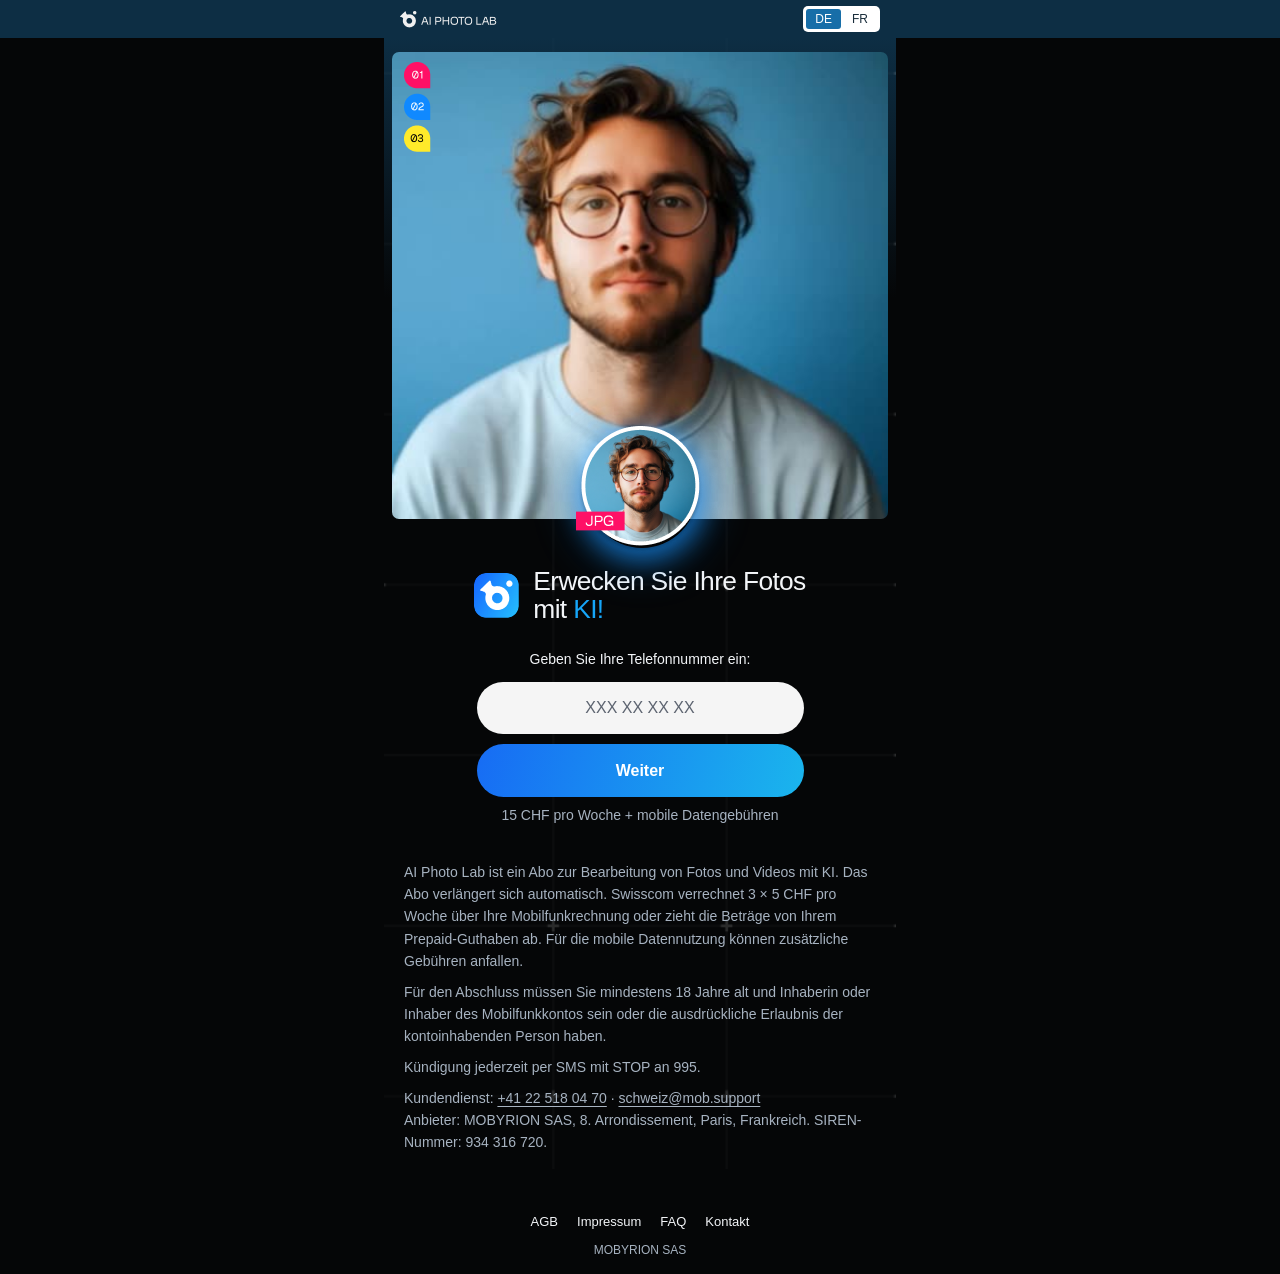
<file: index.html>
<!doctype html>
<html lang="de-CH">
<head>
  <meta charset="utf-8">
  <meta name="viewport" content="width=device-width, initial-scale=1">
  <meta name="theme-color" content="#101318">
  <title>AI Photo Lab · Swisscom</title>
  <link rel="icon" href="App%20Icon.png" type="image/png">
  <link rel="stylesheet" href="styles.css">
  <link rel="stylesheet" href="confirmation.css">
</head>
<body class="offer-page" data-operator="swisscom">
  <header class="site-header">
    <div class="site-bar">
      <a class="brand" href="index.html">
        <img src="Logo%20container.png" width="98" height="17" alt="AI Photo Lab">
      </a>
      <nav class="languages" aria-label="Sprache"><a href="index.html" hreflang="de-CH" lang="de" aria-current="page">DE</a> <a href="index-fr.html" hreflang="fr-CH" lang="fr">FR</a></nav>
    </div>
  </header>
  <main class="landing">
    <section class="hero">
      <div class="media" aria-hidden="true">
        <div class="media-frame">
          <video muted loop playsinline preload="metadata" poster="hero-poster.jpg" disablepictureinpicture>
            <source src="hero-loop.mp4" type="video/mp4">
          </video>
          <img class="media-poster" src="hero-poster.jpg" alt="">
          <img class="step-indicators" src="Step%20Indicators.png" width="46" height="91" alt="">
        </div>
        <div class="portrait">
          <img src="JPG.png" width="128" height="127" alt="">
        </div>
      </div>
      <div class="hero-copy">
        <div class="offer-heading">
          <img src="App%20Icon.png" width="45" height="45" alt="">
          <h1>Erwecken Sie Ihre Fotos<br>mit <span class="title-accent">KI!</span></h1>
        </div>
        <form class="offer-form" action="confirmation.html" method="get">
          <label for="phone-number">Geben Sie Ihre Telefonnummer ein:</label>
          <input id="phone-number" data-invalid="Bitte geben Sie eine gültige Telefonnummer ein." type="tel" autocomplete="tel" placeholder="XXX XX XX XX" required>
          <button class="primary-cta" type="submit" aria-describedby="price">Weiter</button>
          <p id="price" class="price">15 CHF pro Woche + mobile Datengebühren</p>
        </form>
      </div>
    </section>
    <div class="disclaimer">
      <p>AI Photo Lab ist ein Abo zur Bearbeitung von Fotos und Videos mit KI. Das Abo verlängert sich automatisch. Swisscom verrechnet 3 × 5 CHF pro Woche über Ihre Mobilfunkrechnung oder zieht die Beträge von Ihrem Prepaid-Guthaben ab. Für die mobile Datennutzung können zusätzliche Gebühren anfallen.</p>
      <p>Für den Abschluss müssen Sie mindestens 18 Jahre alt und Inhaberin oder Inhaber des Mobilfunkkontos sein oder die ausdrückliche Erlaubnis der kontoinhabenden Person haben.</p>
      <p>Kündigung jederzeit per SMS mit STOP an 995.</p>
      <p>Kundendienst: <a href="tel:+41225180470">+41 22 518 04 70</a> · <a href="mailto:schweiz@mob.support">schweiz@mob.support</a><br>Anbieter: MOBYRION SAS, 8. Arrondissement, Paris, Frankreich. SIREN-Nummer: 934 316 720.</p>
    </div>
  </main>
  <script src="media.js" defer></script>
  <footer class="site-footer">
    <div class="footer-inner">
      <nav class="footer-nav" aria-label="Weitere Informationen"><a href="agb.html">AGB</a> <a href="impressum.html">Impressum</a> <a href="faq.html">FAQ</a> <a href="kontakt.html">Kontakt</a></nav>
      <p>MOBYRION SAS</p>
    </div>
  </footer>
  <dialog class="confirmation-dialog" id="subscription-confirmation" aria-labelledby="confirmation-title" aria-describedby="confirmation-instruction confirmation-price">
    <div class="confirmation-card">
      <button class="confirmation-close" type="button" data-close-confirmation aria-label="Schließen"><svg viewBox="0 0 24 24" fill="none" stroke="currentColor" stroke-width="1.7" stroke-linecap="round" aria-hidden="true"><path d="m6 6 12 12M18 6 6 18"/></svg></button>
      <img class="confirmation-logo" src="Logo%20container.png" width="98" height="17" alt="AI Photo Lab">
      <h2 class="confirmation-heading" id="confirmation-title" tabindex="-1" autofocus>Abonnement bestätigen</h2>
      <p class="confirmation-instruction" id="confirmation-instruction"><span class="confirmation-command">Senden Sie</span><span class="confirmation-destination"><span class="sms-emphasis">START ABO</span> an <span class="sms-emphasis">995</span></span></p>
      <p class="confirmation-price" id="confirmation-price">15 CHF pro Woche</p>
      <a class="primary-cta" id="open-confirmation-sms" href="sms:995">SMS öffnen</a>
      <div class="confirmation-details"><p><span data-confirmation-billing>3 SMS pro Woche à 5 CHF.</span><br>SMS- und Datenkosten gemäß Ihrem Mobilfunktarif.</p><p>Automatisch verlängertes Abo. Kündigung: STOP an 995.<br>MOBYRION SAS · <a href="tel:+41225180470">+41 22 518 04 70</a></p></div>
    </div>
  </dialog>
  <script src="confirmation.js" defer></script>
</body>
</html>
</file>
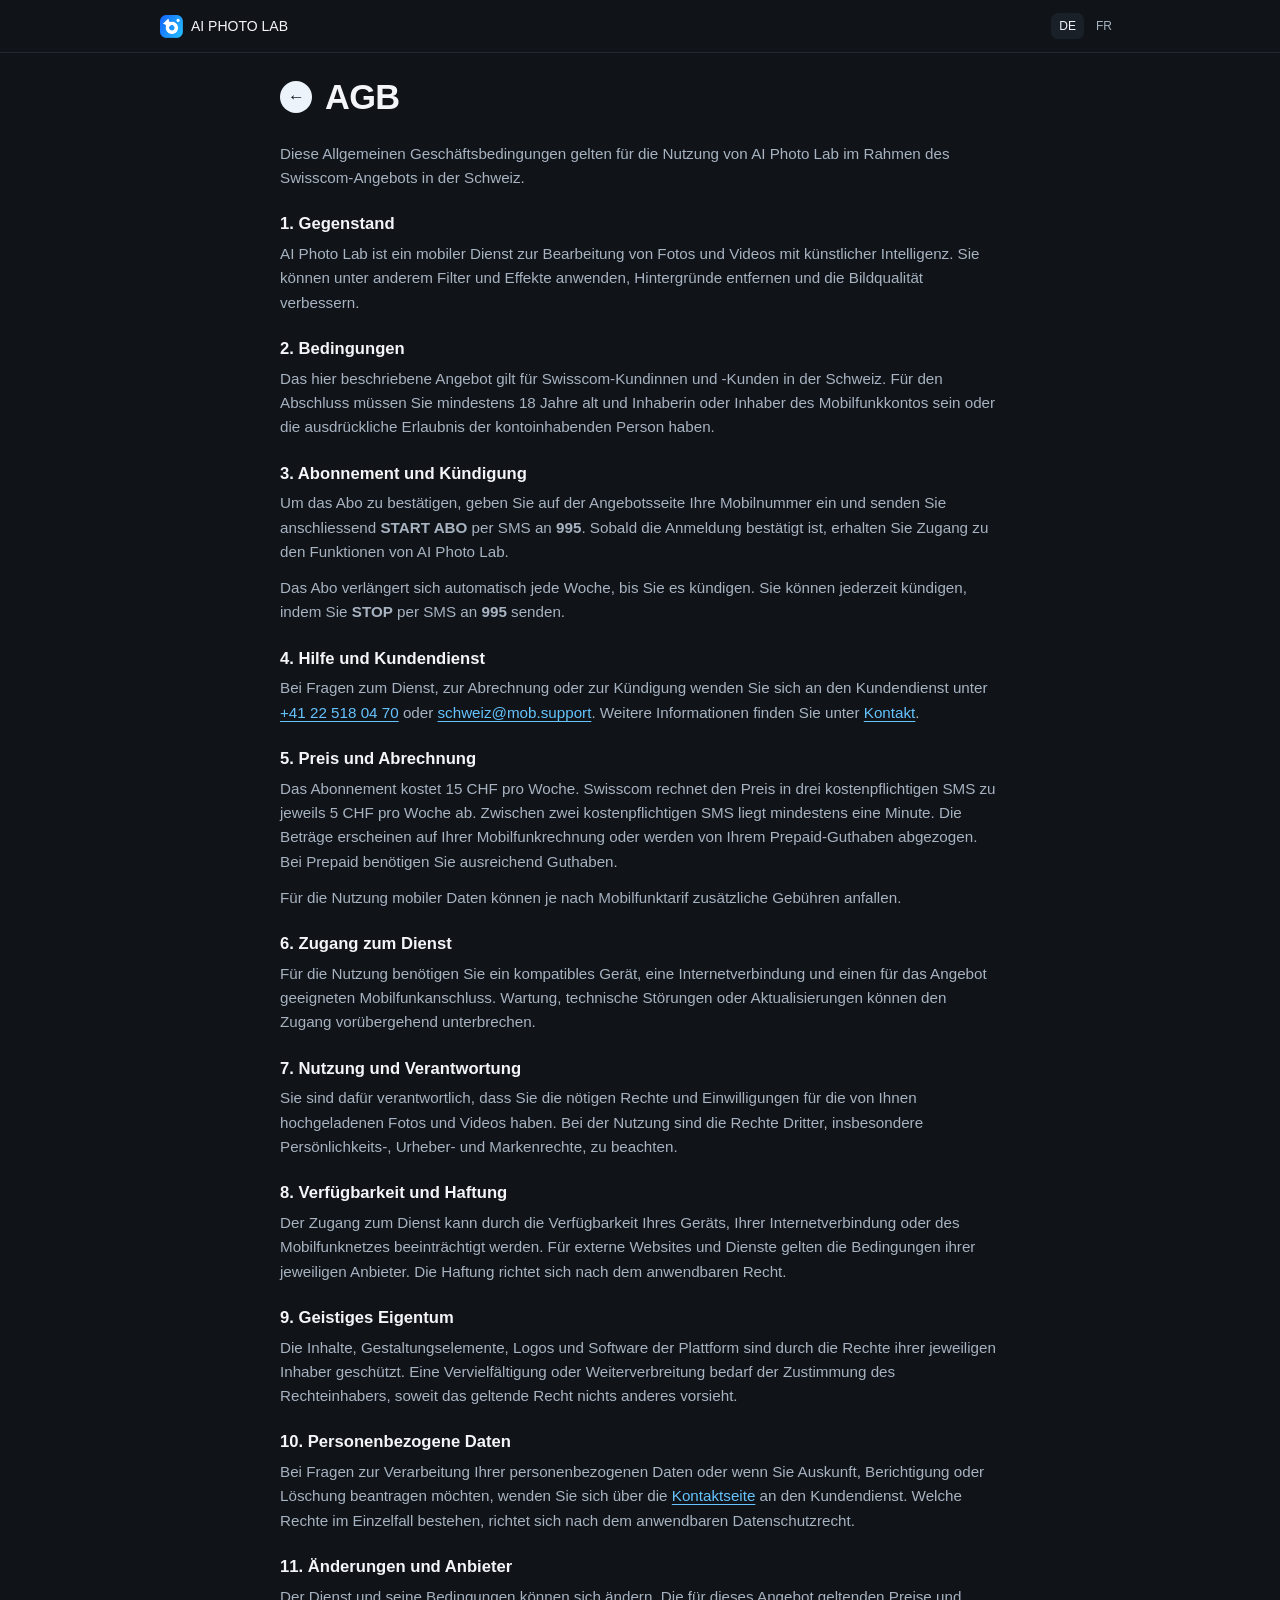
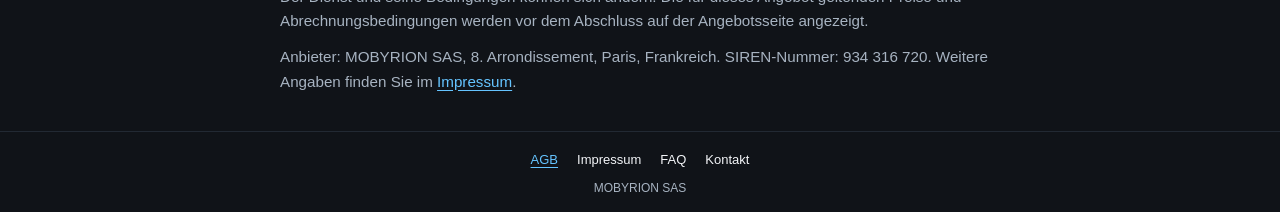
<file: agb.html>
<!doctype html>
<html lang="de-CH">
<head>
  <meta charset="utf-8">
  <meta name="viewport" content="width=device-width, initial-scale=1">
  <meta name="theme-color" content="#101318">
  <title>AGB · AI Photo Lab</title>
  <link rel="icon" href="App%20Icon.png" type="image/png">
  <link rel="stylesheet" href="styles.css">
</head>
<body>
  <header class="site-header">
    <div class="site-bar">
      <a class="brand" href="index.html">
        <img src="App%20Icon.png" width="23" height="23" alt="">
        AI PHOTO LAB
      </a>
      <nav class="languages" aria-label="Sprache"><a href="agb.html" hreflang="de-CH" lang="de" aria-current="page">DE</a> <a href="cgv.html" hreflang="fr-CH" lang="fr">FR</a></nav>
    </div>
  </header>
  <main class="secondary">
    <h1 class="page-title">
      <a class="back" href="index.html" aria-label="Zurück zur Startseite"><span aria-hidden="true">←</span></a>
      AGB
    </h1>
    <div class="text-body">
      <p>Diese Allgemeinen Geschäftsbedingungen gelten für die Nutzung von AI Photo Lab im Rahmen des Swisscom-Angebots in der Schweiz.</p>

      <h2>1. Gegenstand</h2>
      <p>AI Photo Lab ist ein mobiler Dienst zur Bearbeitung von Fotos und Videos mit künstlicher Intelligenz. Sie können unter anderem Filter und Effekte anwenden, Hintergründe entfernen und die Bildqualität verbessern.</p>

      <h2>2. Bedingungen</h2>
      <p>Das hier beschriebene Angebot gilt für Swisscom-Kundinnen und -Kunden in der Schweiz. Für den Abschluss müssen Sie mindestens 18 Jahre alt und Inhaberin oder Inhaber des Mobilfunkkontos sein oder die ausdrückliche Erlaubnis der kontoinhabenden Person haben.</p>

      <h2>3. Abonnement und Kündigung</h2>
      <p>Um das Abo zu bestätigen, geben Sie auf der Angebotsseite Ihre Mobilnummer ein und senden Sie anschliessend <strong>START ABO</strong> per SMS an <strong>995</strong>. Sobald die Anmeldung bestätigt ist, erhalten Sie Zugang zu den Funktionen von AI Photo Lab.</p>
      <p>Das Abo verlängert sich automatisch jede Woche, bis Sie es kündigen. Sie können jederzeit kündigen, indem Sie <strong>STOP</strong> per SMS an <strong>995</strong> senden.</p>

      <h2>4. Hilfe und Kundendienst</h2>
      <p>Bei Fragen zum Dienst, zur Abrechnung oder zur Kündigung wenden Sie sich an den Kundendienst unter <a href="tel:+41225180470">+41 22 518 04 70</a> oder <a href="mailto:schweiz@mob.support">schweiz@mob.support</a>. Weitere Informationen finden Sie unter <a href="kontakt.html">Kontakt</a>.</p>

      <h2>5. Preis und Abrechnung</h2>
      <p>Das Abonnement kostet 15 CHF pro Woche. Swisscom rechnet den Preis in drei kostenpflichtigen SMS zu jeweils 5 CHF pro Woche ab. Zwischen zwei kostenpflichtigen SMS liegt mindestens eine Minute. Die Beträge erscheinen auf Ihrer Mobilfunkrechnung oder werden von Ihrem Prepaid-Guthaben abgezogen. Bei Prepaid benötigen Sie ausreichend Guthaben.</p>
      <p>Für die Nutzung mobiler Daten können je nach Mobilfunktarif zusätzliche Gebühren anfallen.</p>

      <h2>6. Zugang zum Dienst</h2>
      <p>Für die Nutzung benötigen Sie ein kompatibles Gerät, eine Internetverbindung und einen für das Angebot geeigneten Mobilfunkanschluss. Wartung, technische Störungen oder Aktualisierungen können den Zugang vorübergehend unterbrechen.</p>

      <h2>7. Nutzung und Verantwortung</h2>
      <p>Sie sind dafür verantwortlich, dass Sie die nötigen Rechte und Einwilligungen für die von Ihnen hochgeladenen Fotos und Videos haben. Bei der Nutzung sind die Rechte Dritter, insbesondere Persönlichkeits-, Urheber- und Markenrechte, zu beachten.</p>

      <h2>8. Verfügbarkeit und Haftung</h2>
      <p>Der Zugang zum Dienst kann durch die Verfügbarkeit Ihres Geräts, Ihrer Internetverbindung oder des Mobilfunknetzes beeinträchtigt werden. Für externe Websites und Dienste gelten die Bedingungen ihrer jeweiligen Anbieter. Die Haftung richtet sich nach dem anwendbaren Recht.</p>

      <h2>9. Geistiges Eigentum</h2>
      <p>Die Inhalte, Gestaltungselemente, Logos und Software der Plattform sind durch die Rechte ihrer jeweiligen Inhaber geschützt. Eine Vervielfältigung oder Weiterverbreitung bedarf der Zustimmung des Rechteinhabers, soweit das geltende Recht nichts anderes vorsieht.</p>

      <h2>10. Personenbezogene Daten</h2>
      <p>Bei Fragen zur Verarbeitung Ihrer personenbezogenen Daten oder wenn Sie Auskunft, Berichtigung oder Löschung beantragen möchten, wenden Sie sich über die <a href="kontakt.html">Kontaktseite</a> an den Kundendienst. Welche Rechte im Einzelfall bestehen, richtet sich nach dem anwendbaren Datenschutzrecht.</p>

      <h2>11. Änderungen und Anbieter</h2>
      <p>Der Dienst und seine Bedingungen können sich ändern. Die für dieses Angebot geltenden Preise und Abrechnungsbedingungen werden vor dem Abschluss auf der Angebotsseite angezeigt.</p>
      <p>Anbieter: MOBYRION SAS, 8. Arrondissement, Paris, Frankreich. SIREN-Nummer: 934 316 720. Weitere Angaben finden Sie im <a href="impressum.html">Impressum</a>.</p>
    </div>
  </main>
  <footer class="site-footer">
    <div class="footer-inner">
      <nav class="footer-nav" aria-label="Weitere Informationen"><a href="agb.html" aria-current="page">AGB</a> <a href="impressum.html">Impressum</a> <a href="faq.html">FAQ</a> <a href="kontakt.html">Kontakt</a></nav>
      <p>MOBYRION SAS</p>
    </div>
  </footer>
</body>
</html>
</file>
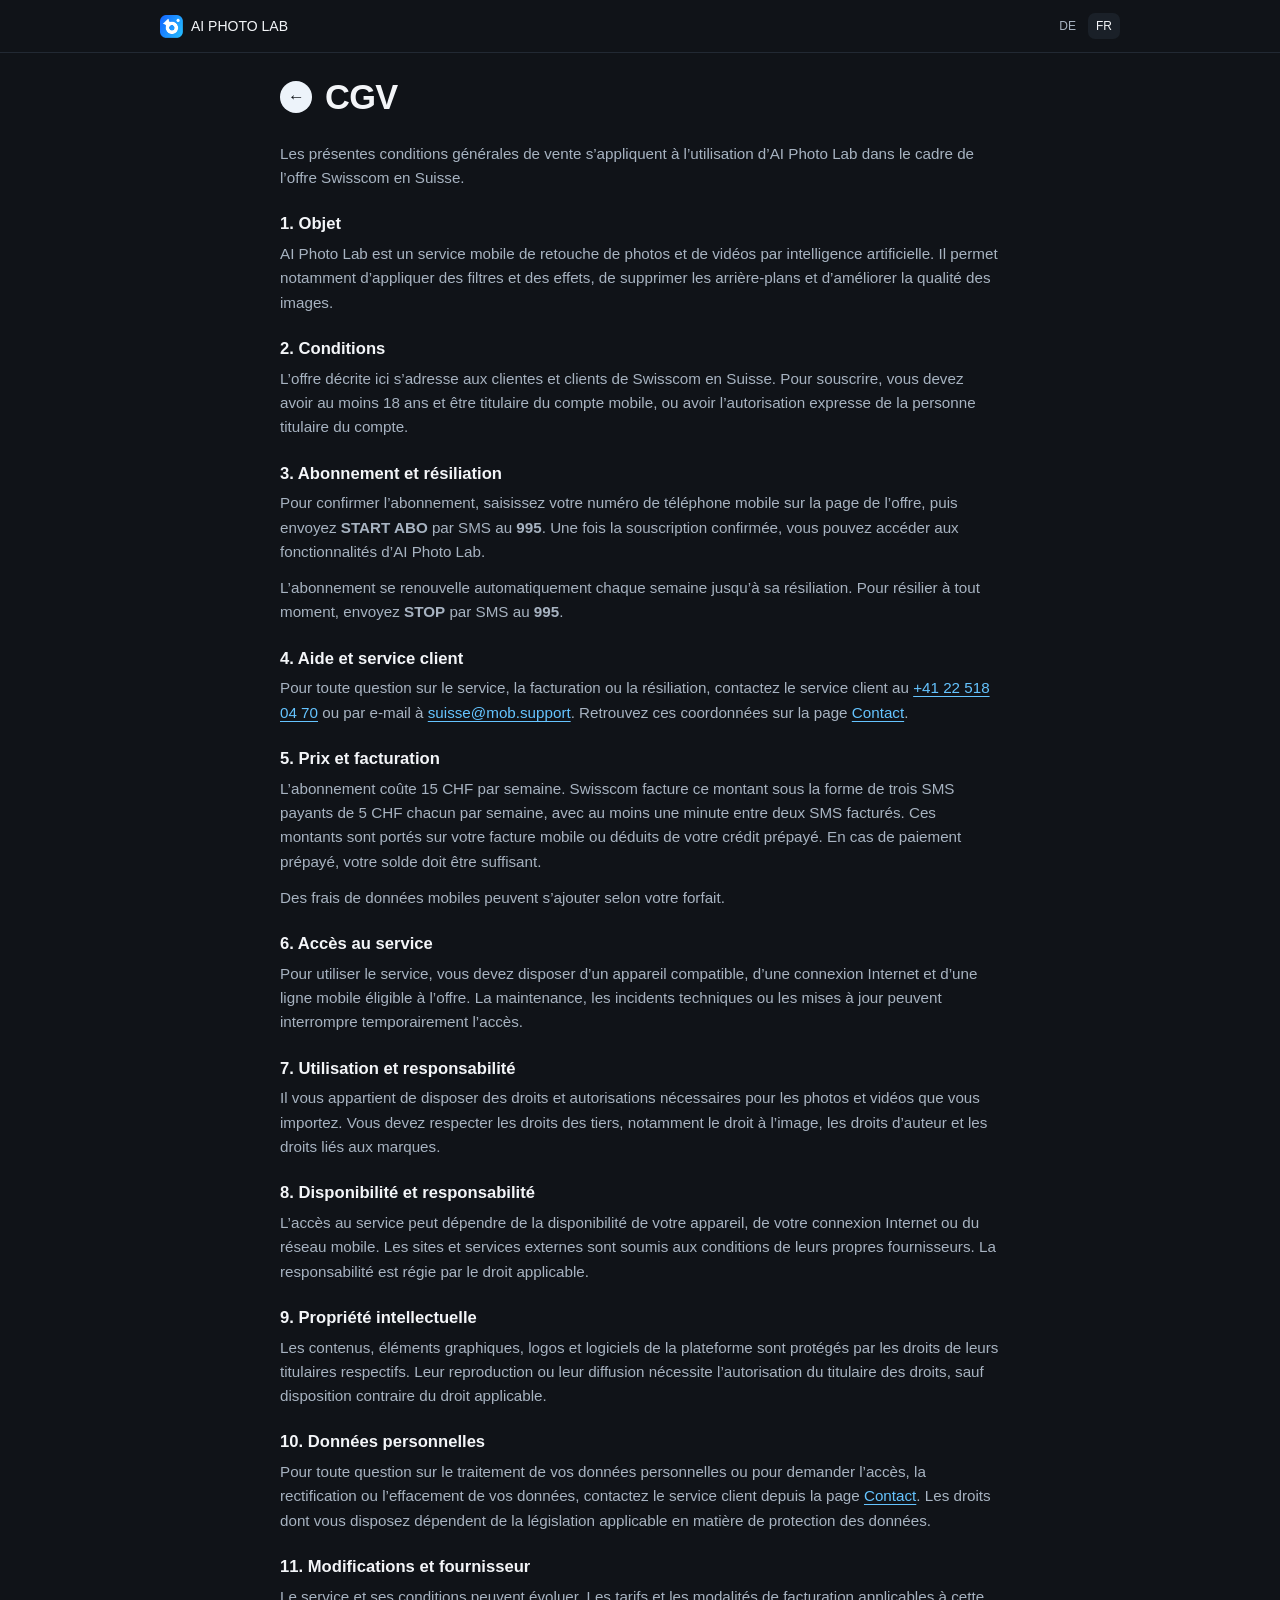
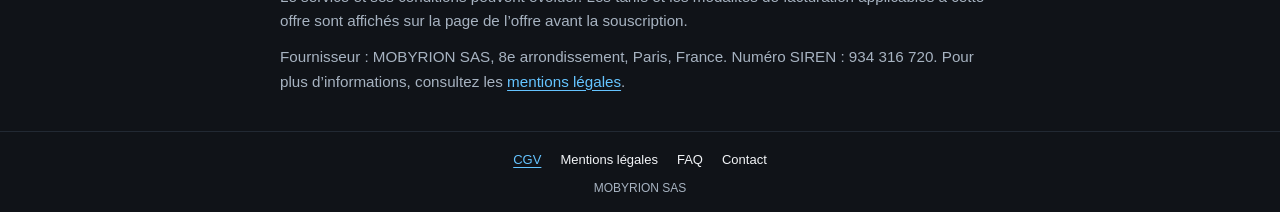
<file: cgv.html>
<!doctype html>
<html lang="fr-CH">
<head>
  <meta charset="utf-8">
  <meta name="viewport" content="width=device-width, initial-scale=1">
  <meta name="theme-color" content="#101318">
  <title>CGV · AI Photo Lab</title>
  <link rel="icon" href="App%20Icon.png" type="image/png">
  <link rel="stylesheet" href="styles.css">
</head>
<body>
  <header class="site-header">
    <div class="site-bar">
      <a class="brand" href="index-fr.html">
        <img src="App%20Icon.png" width="23" height="23" alt="">
        AI PHOTO LAB
      </a>
      <nav class="languages" aria-label="Langue"><a href="agb.html" hreflang="de-CH" lang="de">DE</a> <a href="cgv.html" hreflang="fr-CH" lang="fr" aria-current="page">FR</a></nav>
    </div>
  </header>
  <main class="secondary">
    <h1 class="page-title">
      <a class="back" href="index-fr.html" aria-label="Retour à l’accueil"><span aria-hidden="true">←</span></a>
      CGV
    </h1>
    <div class="text-body">
      <p>Les présentes conditions générales de vente s’appliquent à l’utilisation d’AI Photo Lab dans le cadre de l’offre Swisscom en Suisse.</p>

      <h2>1. Objet</h2>
      <p>AI Photo Lab est un service mobile de retouche de photos et de vidéos par intelligence artificielle. Il permet notamment d’appliquer des filtres et des effets, de supprimer les arrière-plans et d’améliorer la qualité des images.</p>

      <h2>2. Conditions</h2>
      <p>L’offre décrite ici s’adresse aux clientes et clients de Swisscom en Suisse. Pour souscrire, vous devez avoir au moins 18 ans et être titulaire du compte mobile, ou avoir l’autorisation expresse de la personne titulaire du compte.</p>

      <h2>3. Abonnement et résiliation</h2>
      <p>Pour confirmer l’abonnement, saisissez votre numéro de téléphone mobile sur la page de l’offre, puis envoyez <strong>START ABO</strong> par SMS au <strong>995</strong>. Une fois la souscription confirmée, vous pouvez accéder aux fonctionnalités d’AI Photo Lab.</p>
      <p>L’abonnement se renouvelle automatiquement chaque semaine jusqu’à sa résiliation. Pour résilier à tout moment, envoyez <strong>STOP</strong> par SMS au <strong>995</strong>.</p>

      <h2>4. Aide et service client</h2>
      <p>Pour toute question sur le service, la facturation ou la résiliation, contactez le service client au <a href="tel:+41225180470">+41 22 518 04 70</a> ou par e-mail à <a href="mailto:suisse@mob.support">suisse@mob.support</a>. Retrouvez ces coordonnées sur la page <a href="contact-fr.html">Contact</a>.</p>

      <h2>5. Prix et facturation</h2>
      <p>L’abonnement coûte 15 CHF par semaine. Swisscom facture ce montant sous la forme de trois SMS payants de 5 CHF chacun par semaine, avec au moins une minute entre deux SMS facturés. Ces montants sont portés sur votre facture mobile ou déduits de votre crédit prépayé. En cas de paiement prépayé, votre solde doit être suffisant.</p>
      <p>Des frais de données mobiles peuvent s’ajouter selon votre forfait.</p>

      <h2>6. Accès au service</h2>
      <p>Pour utiliser le service, vous devez disposer d’un appareil compatible, d’une connexion Internet et d’une ligne mobile éligible à l’offre. La maintenance, les incidents techniques ou les mises à jour peuvent interrompre temporairement l’accès.</p>

      <h2>7. Utilisation et responsabilité</h2>
      <p>Il vous appartient de disposer des droits et autorisations nécessaires pour les photos et vidéos que vous importez. Vous devez respecter les droits des tiers, notamment le droit à l’image, les droits d’auteur et les droits liés aux marques.</p>

      <h2>8. Disponibilité et responsabilité</h2>
      <p>L’accès au service peut dépendre de la disponibilité de votre appareil, de votre connexion Internet ou du réseau mobile. Les sites et services externes sont soumis aux conditions de leurs propres fournisseurs. La responsabilité est régie par le droit applicable.</p>

      <h2>9. Propriété intellectuelle</h2>
      <p>Les contenus, éléments graphiques, logos et logiciels de la plateforme sont protégés par les droits de leurs titulaires respectifs. Leur reproduction ou leur diffusion nécessite l’autorisation du titulaire des droits, sauf disposition contraire du droit applicable.</p>

      <h2>10. Données personnelles</h2>
      <p>Pour toute question sur le traitement de vos données personnelles ou pour demander l’accès, la rectification ou l’effacement de vos données, contactez le service client depuis la page <a href="contact-fr.html">Contact</a>. Les droits dont vous disposez dépendent de la législation applicable en matière de protection des données.</p>

      <h2>11. Modifications et fournisseur</h2>
      <p>Le service et ses conditions peuvent évoluer. Les tarifs et les modalités de facturation applicables à cette offre sont affichés sur la page de l’offre avant la souscription.</p>
      <p>Fournisseur : MOBYRION SAS, 8e arrondissement, Paris, France. Numéro SIREN : 934 316 720. Pour plus d’informations, consultez les <a href="mentions-legales.html">mentions légales</a>.</p>
    </div>
  </main>
  <footer class="site-footer">
    <div class="footer-inner">
      <nav class="footer-nav" aria-label="Informations complémentaires"><a href="cgv.html" aria-current="page">CGV</a> <a href="mentions-legales.html">Mentions légales</a> <a href="faq-fr.html">FAQ</a> <a href="contact-fr.html">Contact</a></nav>
      <p>MOBYRION SAS</p>
    </div>
  </footer>
</body>
</html>
</file>
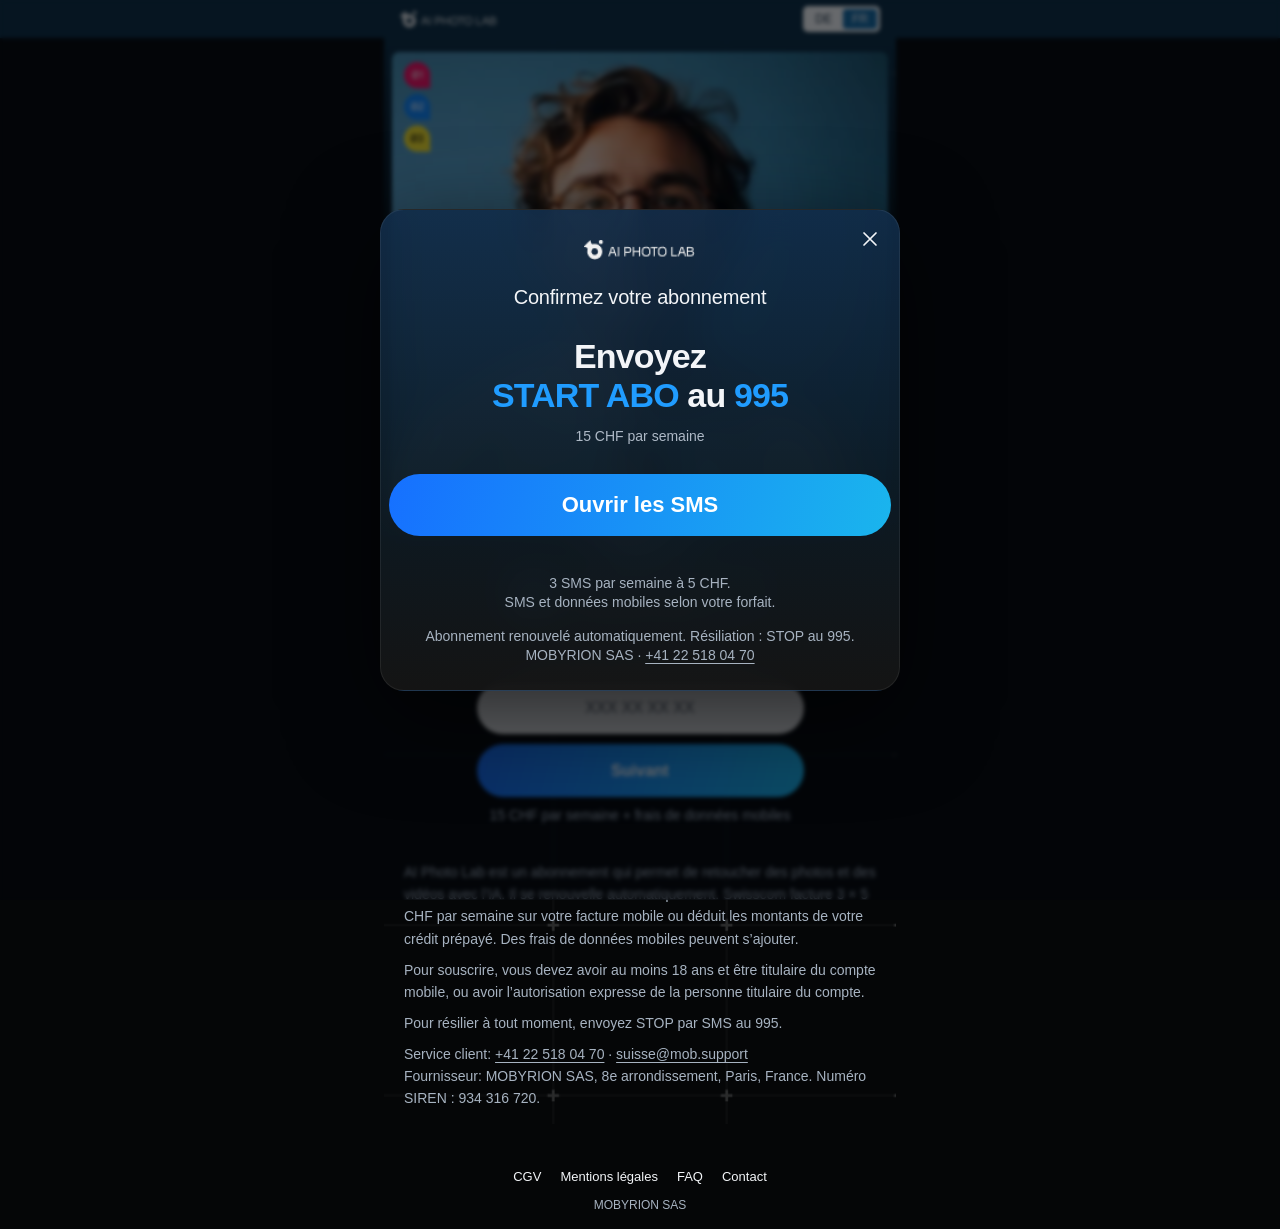
<file: confirmation-fr.html>
<!doctype html>
<html lang="fr-CH">
<head>
  <meta charset="utf-8">
  <meta name="viewport" content="width=device-width, initial-scale=1">
  <meta name="theme-color" content="#101318">
  <title>Confirmez votre abonnement | AI Photo Lab</title>
  <link rel="icon" href="App%20Icon.png" type="image/png">
  <link rel="stylesheet" href="styles.css">
  <link rel="stylesheet" href="confirmation.css">
</head>
<body class="offer-page" data-operator="swisscom" data-confirmation-entry="true">
  <header class="site-header">
    <div class="site-bar">
      <a class="brand" href="index-fr.html">
        <img src="Logo%20container.png" width="98" height="17" alt="AI Photo Lab">
      </a>
      <nav class="languages" aria-label="Langue"><a href="index.html" hreflang="de-CH" lang="de">DE</a> <a href="index-fr.html" hreflang="fr-CH" lang="fr" aria-current="page">FR</a></nav>
    </div>
  </header>
  <main class="landing">
    <section class="hero">
      <div class="media" aria-hidden="true">
        <div class="media-frame">
          <video muted loop playsinline preload="metadata" poster="hero-poster.jpg" disablepictureinpicture>
            <source src="hero-loop.mp4" type="video/mp4">
          </video>
          <img class="media-poster" src="hero-poster.jpg" alt="">
          <img class="step-indicators" src="Step%20Indicators.png" width="46" height="91" alt="">
        </div>
        <div class="portrait">
          <img src="JPG.png" width="128" height="127" alt="">
        </div>
      </div>
      <div class="hero-copy">
        <div class="offer-heading">
          <img src="App%20Icon.png" width="45" height="45" alt="">
          <h1>Donnez Vie À Vos<br>Photos Avec <span class="title-accent">L’IA!</span></h1>
        </div>
        <form class="offer-form" action="confirmation-fr.html" method="get">
          <label for="phone-number">Entrez votre numéro de téléphone :</label>
          <input id="phone-number" data-invalid="Veuillez saisir un numéro de téléphone valide." type="tel" autocomplete="tel" placeholder="XXX XX XX XX" required>
          <button class="primary-cta" type="submit" aria-describedby="price">Suivant</button>
          <p id="price" class="price">15 CHF par semaine + frais de données mobiles</p>
        </form>
      </div>
    </section>
    <div class="disclaimer">
      <p>AI Photo Lab est un abonnement qui permet de retoucher des photos et des vidéos avec l’IA. Il se renouvelle automatiquement. Swisscom facture 3 × 5 CHF par semaine sur votre facture mobile ou déduit les montants de votre crédit prépayé. Des frais de données mobiles peuvent s’ajouter.</p>
      <p>Pour souscrire, vous devez avoir au moins 18 ans et être titulaire du compte mobile, ou avoir l’autorisation expresse de la personne titulaire du compte.</p>
      <p>Pour résilier à tout moment, envoyez STOP par SMS au 995.</p>
      <p>Service client: <a href="tel:+41225180470">+41 22 518 04 70</a> · <a href="mailto:suisse@mob.support">suisse@mob.support</a><br>Fournisseur: MOBYRION SAS, 8e arrondissement, Paris, France. Numéro SIREN : 934 316 720.</p>
    </div>
  </main>
  <script src="media.js" defer></script>
  <footer class="site-footer">
    <div class="footer-inner">
      <nav class="footer-nav" aria-label="Informations complémentaires"><a href="cgv.html">CGV</a> <a href="mentions-legales.html">Mentions légales</a> <a href="faq-fr.html">FAQ</a> <a href="contact-fr.html">Contact</a></nav>
      <p>MOBYRION SAS</p>
    </div>
  </footer>
  <dialog class="confirmation-dialog" id="subscription-confirmation" aria-labelledby="confirmation-title" aria-describedby="confirmation-instruction confirmation-price">
    <div class="confirmation-card">
      <button class="confirmation-close" type="button" data-close-confirmation aria-label="Fermer"><svg viewBox="0 0 24 24" fill="none" stroke="currentColor" stroke-width="1.7" stroke-linecap="round" aria-hidden="true"><path d="m6 6 12 12M18 6 6 18"/></svg></button>
      <img class="confirmation-logo" src="Logo%20container.png" width="98" height="17" alt="AI Photo Lab">
      <h2 class="confirmation-heading" id="confirmation-title" tabindex="-1" autofocus>Confirmez votre abonnement</h2>
      <p class="confirmation-instruction" id="confirmation-instruction"><span class="confirmation-command">Envoyez</span><span class="confirmation-destination"><span class="sms-emphasis">START ABO</span> au <span class="sms-emphasis">995</span></span></p>
      <p class="confirmation-price" id="confirmation-price">15 CHF par semaine</p>
      <a class="primary-cta" id="open-confirmation-sms" href="sms:995">Ouvrir les SMS</a>
      <div class="confirmation-details"><p><span data-confirmation-billing>3 SMS par semaine à 5 CHF.</span><br>SMS et données mobiles selon votre forfait.</p><p>Abonnement renouvelé automatiquement. Résiliation : STOP au 995.<br>MOBYRION SAS · <a href="tel:+41225180470">+41 22 518 04 70</a></p></div>
    </div>
  </dialog>
  <script src="confirmation.js" defer></script>
</body>
</html>
</file>
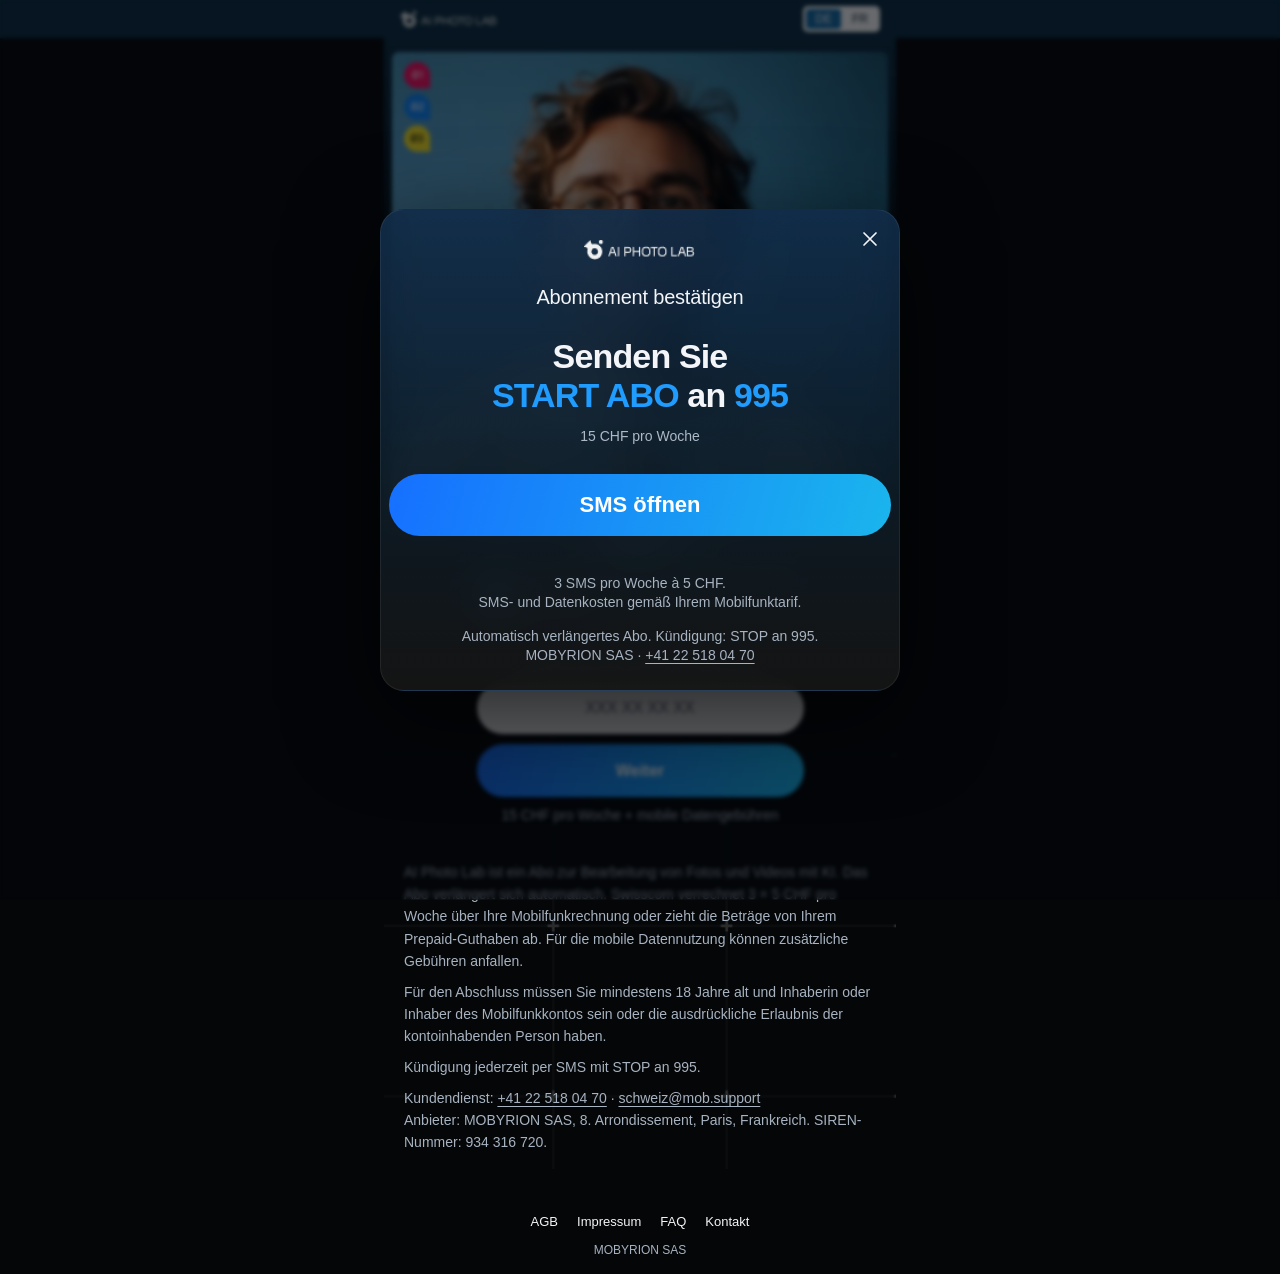
<file: confirmation.html>
<!doctype html>
<html lang="de-CH">
<head>
  <meta charset="utf-8">
  <meta name="viewport" content="width=device-width, initial-scale=1">
  <meta name="theme-color" content="#101318">
  <title>Abonnement bestätigen | AI Photo Lab</title>
  <link rel="icon" href="App%20Icon.png" type="image/png">
  <link rel="stylesheet" href="styles.css">
  <link rel="stylesheet" href="confirmation.css">
</head>
<body class="offer-page" data-operator="swisscom" data-confirmation-entry="true">
  <header class="site-header">
    <div class="site-bar">
      <a class="brand" href="index.html">
        <img src="Logo%20container.png" width="98" height="17" alt="AI Photo Lab">
      </a>
      <nav class="languages" aria-label="Sprache"><a href="index.html" hreflang="de-CH" lang="de" aria-current="page">DE</a> <a href="index-fr.html" hreflang="fr-CH" lang="fr">FR</a></nav>
    </div>
  </header>
  <main class="landing">
    <section class="hero">
      <div class="media" aria-hidden="true">
        <div class="media-frame">
          <video muted loop playsinline preload="metadata" poster="hero-poster.jpg" disablepictureinpicture>
            <source src="hero-loop.mp4" type="video/mp4">
          </video>
          <img class="media-poster" src="hero-poster.jpg" alt="">
          <img class="step-indicators" src="Step%20Indicators.png" width="46" height="91" alt="">
        </div>
        <div class="portrait">
          <img src="JPG.png" width="128" height="127" alt="">
        </div>
      </div>
      <div class="hero-copy">
        <div class="offer-heading">
          <img src="App%20Icon.png" width="45" height="45" alt="">
          <h1>Erwecken Sie Ihre Fotos<br>mit <span class="title-accent">KI!</span></h1>
        </div>
        <form class="offer-form" action="confirmation.html" method="get">
          <label for="phone-number">Geben Sie Ihre Telefonnummer ein:</label>
          <input id="phone-number" data-invalid="Bitte geben Sie eine gültige Telefonnummer ein." type="tel" autocomplete="tel" placeholder="XXX XX XX XX" required>
          <button class="primary-cta" type="submit" aria-describedby="price">Weiter</button>
          <p id="price" class="price">15 CHF pro Woche + mobile Datengebühren</p>
        </form>
      </div>
    </section>
    <div class="disclaimer">
      <p>AI Photo Lab ist ein Abo zur Bearbeitung von Fotos und Videos mit KI. Das Abo verlängert sich automatisch. Swisscom verrechnet 3 × 5 CHF pro Woche über Ihre Mobilfunkrechnung oder zieht die Beträge von Ihrem Prepaid-Guthaben ab. Für die mobile Datennutzung können zusätzliche Gebühren anfallen.</p>
      <p>Für den Abschluss müssen Sie mindestens 18 Jahre alt und Inhaberin oder Inhaber des Mobilfunkkontos sein oder die ausdrückliche Erlaubnis der kontoinhabenden Person haben.</p>
      <p>Kündigung jederzeit per SMS mit STOP an 995.</p>
      <p>Kundendienst: <a href="tel:+41225180470">+41 22 518 04 70</a> · <a href="mailto:schweiz@mob.support">schweiz@mob.support</a><br>Anbieter: MOBYRION SAS, 8. Arrondissement, Paris, Frankreich. SIREN-Nummer: 934 316 720.</p>
    </div>
  </main>
  <script src="media.js" defer></script>
  <footer class="site-footer">
    <div class="footer-inner">
      <nav class="footer-nav" aria-label="Weitere Informationen"><a href="agb.html">AGB</a> <a href="impressum.html">Impressum</a> <a href="faq.html">FAQ</a> <a href="kontakt.html">Kontakt</a></nav>
      <p>MOBYRION SAS</p>
    </div>
  </footer>
  <dialog class="confirmation-dialog" id="subscription-confirmation" aria-labelledby="confirmation-title" aria-describedby="confirmation-instruction confirmation-price">
    <div class="confirmation-card">
      <button class="confirmation-close" type="button" data-close-confirmation aria-label="Schließen"><svg viewBox="0 0 24 24" fill="none" stroke="currentColor" stroke-width="1.7" stroke-linecap="round" aria-hidden="true"><path d="m6 6 12 12M18 6 6 18"/></svg></button>
      <img class="confirmation-logo" src="Logo%20container.png" width="98" height="17" alt="AI Photo Lab">
      <h2 class="confirmation-heading" id="confirmation-title" tabindex="-1" autofocus>Abonnement bestätigen</h2>
      <p class="confirmation-instruction" id="confirmation-instruction"><span class="confirmation-command">Senden Sie</span><span class="confirmation-destination"><span class="sms-emphasis">START ABO</span> an <span class="sms-emphasis">995</span></span></p>
      <p class="confirmation-price" id="confirmation-price">15 CHF pro Woche</p>
      <a class="primary-cta" id="open-confirmation-sms" href="sms:995">SMS öffnen</a>
      <div class="confirmation-details"><p><span data-confirmation-billing>3 SMS pro Woche à 5 CHF.</span><br>SMS- und Datenkosten gemäß Ihrem Mobilfunktarif.</p><p>Automatisch verlängertes Abo. Kündigung: STOP an 995.<br>MOBYRION SAS · <a href="tel:+41225180470">+41 22 518 04 70</a></p></div>
    </div>
  </dialog>
  <script src="confirmation.js" defer></script>
</body>
</html>
</file>
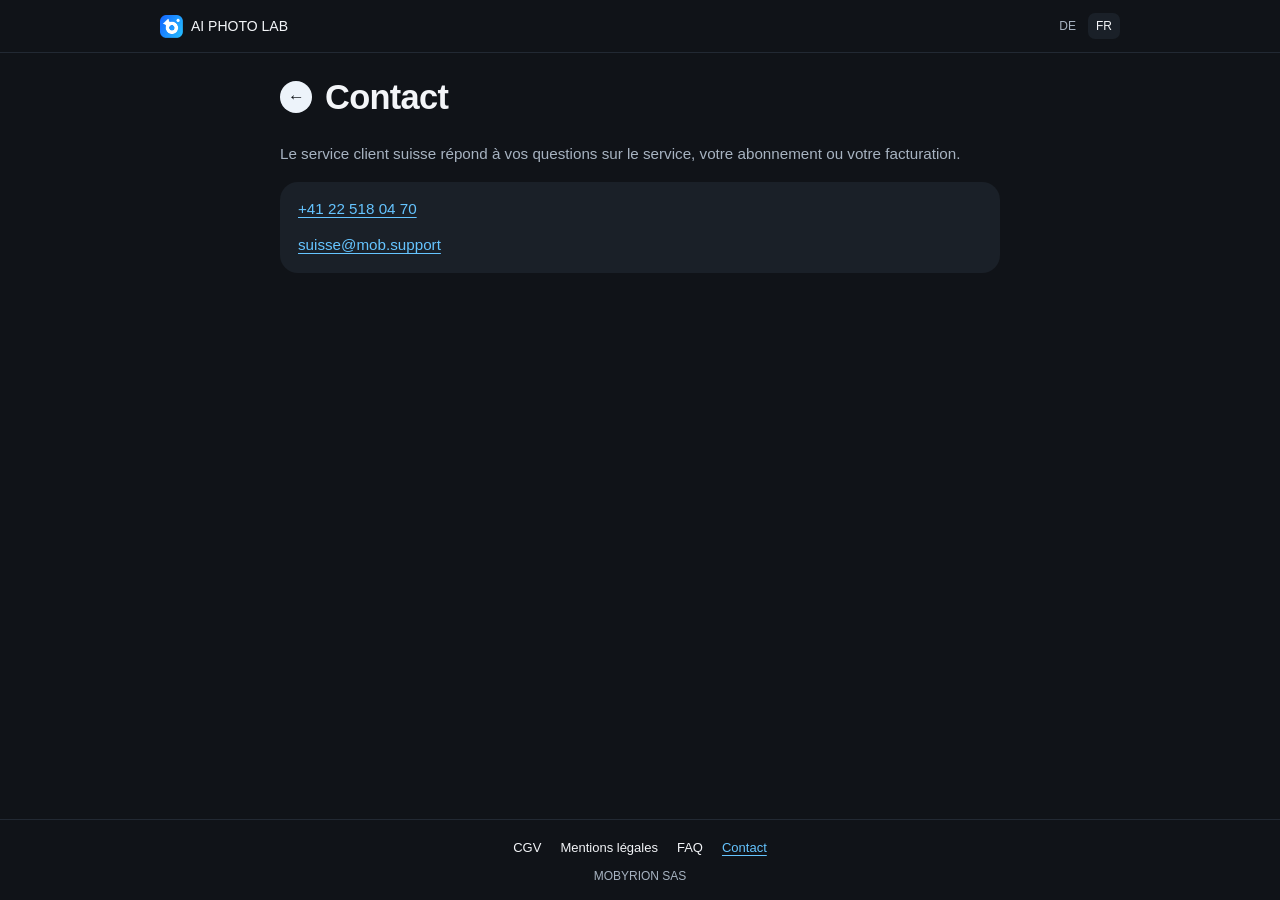
<file: contact-fr.html>
<!doctype html>
<html lang="fr-CH">
<head>
  <meta charset="utf-8">
  <meta name="viewport" content="width=device-width, initial-scale=1">
  <meta name="theme-color" content="#101318">
  <title>Contact · AI Photo Lab</title>
  <link rel="icon" href="App%20Icon.png" type="image/png">
  <link rel="stylesheet" href="styles.css">
</head>
<body>
  <header class="site-header">
    <div class="site-bar">
      <a class="brand" href="index-fr.html">
        <img src="App%20Icon.png" width="23" height="23" alt="">
        AI PHOTO LAB
      </a>
      <nav class="languages" aria-label="Langue"><a href="kontakt.html" hreflang="de-CH" lang="de">DE</a> <a href="contact-fr.html" hreflang="fr-CH" lang="fr" aria-current="page">FR</a></nav>
    </div>
  </header>
  <main class="secondary">
    <h1 class="page-title">
      <a class="back" href="index-fr.html" aria-label="Retour à l’accueil"><span aria-hidden="true">←</span></a>
      Contact
    </h1>
    <div class="text-body">
      <p>Le service client suisse répond à vos questions sur le service, votre abonnement ou votre facturation.</p>
      <div class="contact-panel">
        <p><a href="tel:+41225180470">+41 22 518 04 70</a></p>
        <p><a href="mailto:suisse@mob.support">suisse@mob.support</a></p>
      </div>
    </div>
  </main>
  <footer class="site-footer">
    <div class="footer-inner">
      <nav class="footer-nav" aria-label="Informations complémentaires"><a href="cgv.html">CGV</a> <a href="mentions-legales.html">Mentions légales</a> <a href="faq-fr.html">FAQ</a> <a href="contact-fr.html" aria-current="page">Contact</a></nav>
      <p>MOBYRION SAS</p>
    </div>
  </footer>
</body>
</html>
</file>
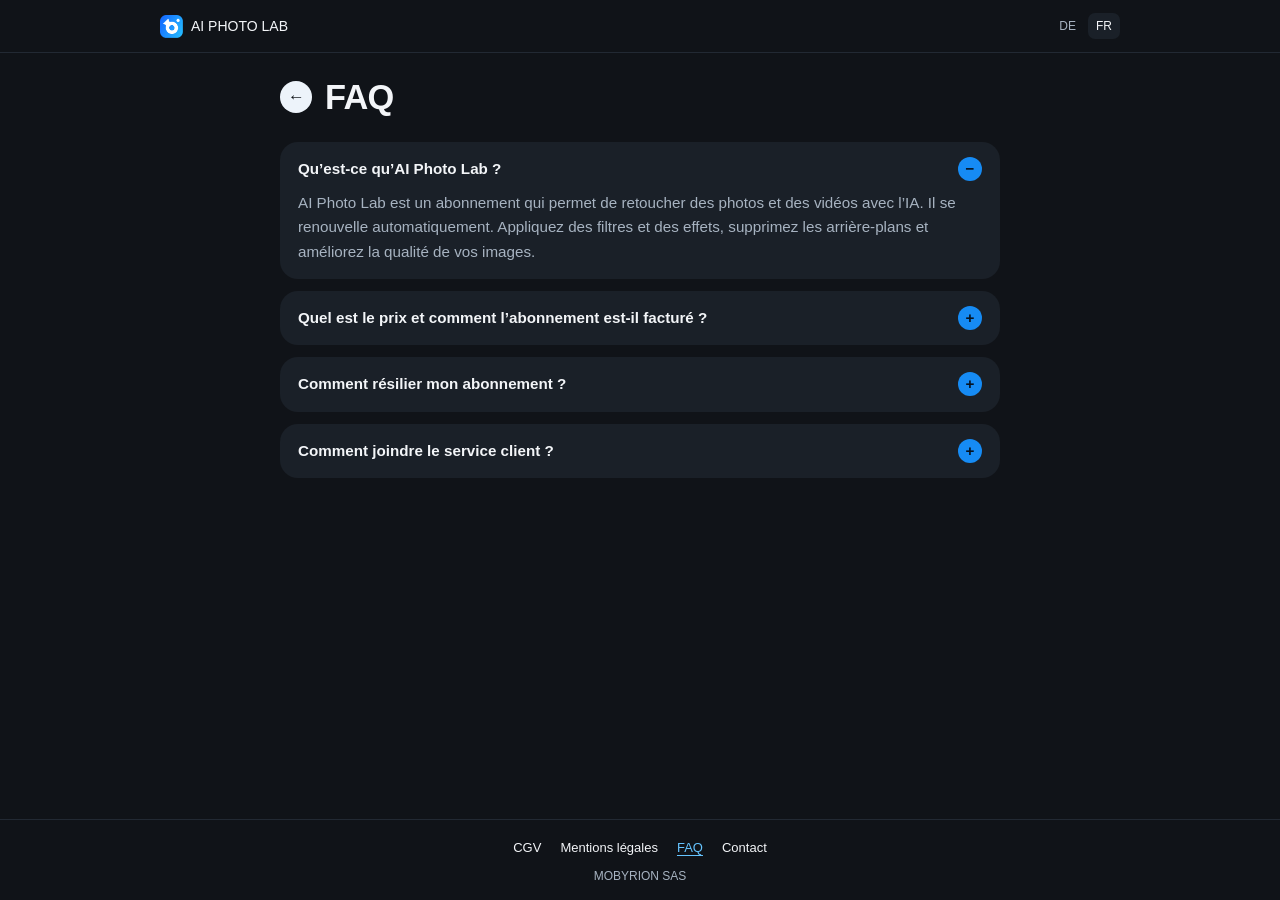
<file: faq-fr.html>
<!doctype html>
<html lang="fr-CH">
<head>
  <meta charset="utf-8">
  <meta name="viewport" content="width=device-width, initial-scale=1">
  <meta name="theme-color" content="#101318">
  <title>FAQ · AI Photo Lab</title>
  <link rel="icon" href="App%20Icon.png" type="image/png">
  <link rel="stylesheet" href="styles.css">
</head>
<body>
  <header class="site-header">
    <div class="site-bar">
      <a class="brand" href="index-fr.html">
        <img src="App%20Icon.png" width="23" height="23" alt="">
        AI PHOTO LAB
      </a>
      <nav class="languages" aria-label="Langue"><a href="faq.html" hreflang="de-CH" lang="de">DE</a> <a href="faq-fr.html" hreflang="fr-CH" lang="fr" aria-current="page">FR</a></nav>
    </div>
  </header>
  <main class="secondary">
    <h1 class="page-title">
      <a class="back" href="index-fr.html" aria-label="Retour à l’accueil"><span aria-hidden="true">←</span></a>
      FAQ
    </h1>
    <div class="text-body"><div class="faq-list">
        <details open><summary>Qu’est-ce qu’AI Photo Lab ?</summary><p>AI Photo Lab est un abonnement qui permet de retoucher des photos et des vidéos avec l’IA. Il se renouvelle automatiquement. Appliquez des filtres et des effets, supprimez les arrière-plans et améliorez la qualité de vos images.</p></details>
        <details><summary>Quel est le prix et comment l’abonnement est-il facturé ?</summary><p>15 CHF par semaine + frais de données mobiles. Swisscom facture <strong>3 × 5 CHF par semaine</strong> sur votre facture mobile ou déduit les montants de votre crédit prépayé. Des frais de données mobiles peuvent s’ajouter.</p></details>
        <details><summary>Comment résilier mon abonnement ?</summary><p>Pour résilier à tout moment, envoyez <strong>STOP</strong> par SMS au <strong>995</strong>.</p></details>
        <details><summary>Comment joindre le service client ?</summary><p>Service client: <a href="tel:+41225180470">+41 22 518 04 70</a> · <a href="mailto:suisse@mob.support">suisse@mob.support</a></p></details>
      </div>
    </div>
  </main>
  <footer class="site-footer">
    <div class="footer-inner">
      <nav class="footer-nav" aria-label="Informations complémentaires"><a href="cgv.html">CGV</a> <a href="mentions-legales.html">Mentions légales</a> <a href="faq-fr.html" aria-current="page">FAQ</a> <a href="contact-fr.html">Contact</a></nav>
      <p>MOBYRION SAS</p>
    </div>
  </footer>
</body>
</html>
</file>
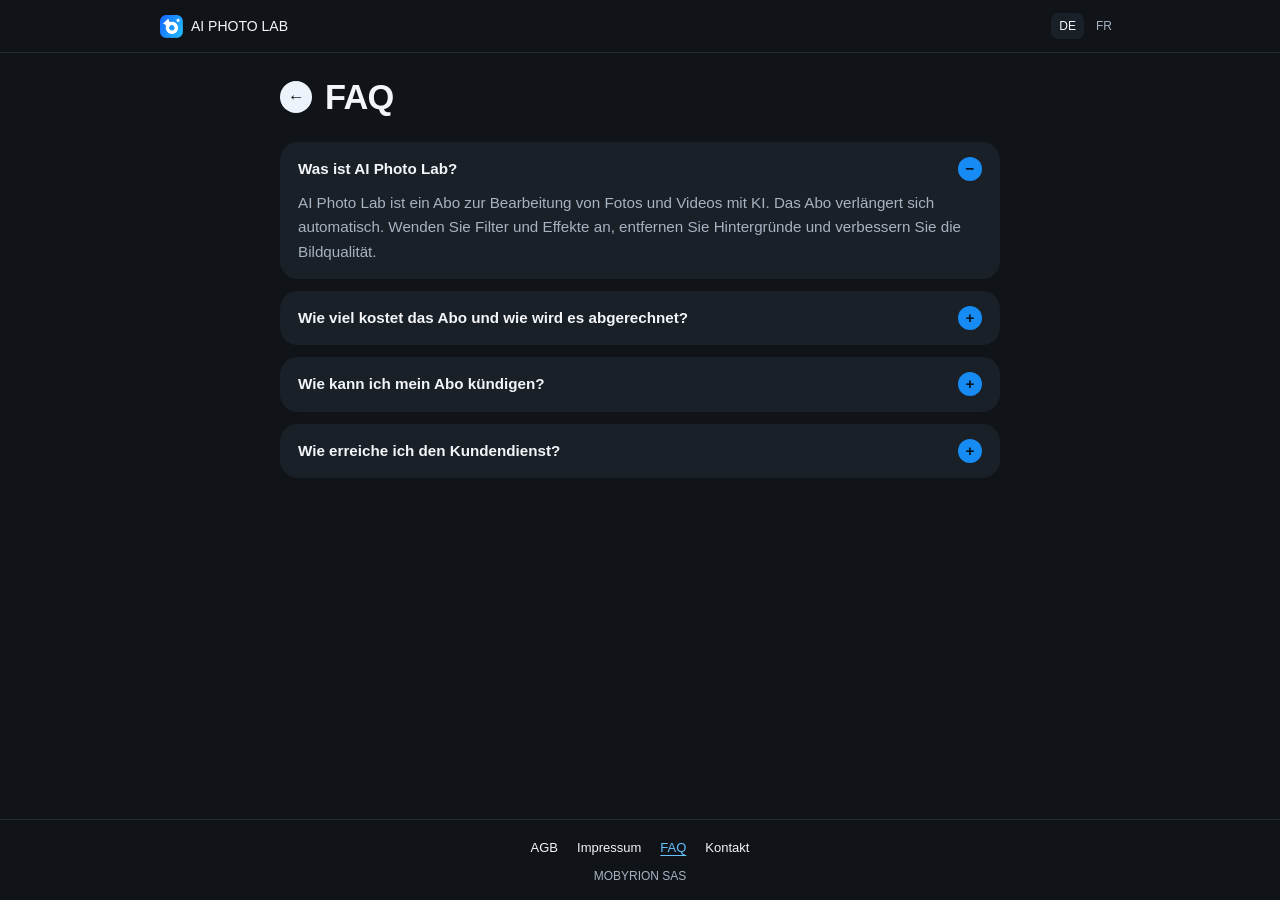
<file: faq.html>
<!doctype html>
<html lang="de-CH">
<head>
  <meta charset="utf-8">
  <meta name="viewport" content="width=device-width, initial-scale=1">
  <meta name="theme-color" content="#101318">
  <title>FAQ · AI Photo Lab</title>
  <link rel="icon" href="App%20Icon.png" type="image/png">
  <link rel="stylesheet" href="styles.css">
</head>
<body>
  <header class="site-header">
    <div class="site-bar">
      <a class="brand" href="index.html">
        <img src="App%20Icon.png" width="23" height="23" alt="">
        AI PHOTO LAB
      </a>
      <nav class="languages" aria-label="Sprache"><a href="faq.html" hreflang="de-CH" lang="de" aria-current="page">DE</a> <a href="faq-fr.html" hreflang="fr-CH" lang="fr">FR</a></nav>
    </div>
  </header>
  <main class="secondary">
    <h1 class="page-title">
      <a class="back" href="index.html" aria-label="Zurück zur Startseite"><span aria-hidden="true">←</span></a>
      FAQ
    </h1>
    <div class="text-body"><div class="faq-list">
        <details open><summary>Was ist AI Photo Lab?</summary><p>AI Photo Lab ist ein Abo zur Bearbeitung von Fotos und Videos mit KI. Das Abo verlängert sich automatisch. Wenden Sie Filter und Effekte an, entfernen Sie Hintergründe und verbessern Sie die Bildqualität.</p></details>
        <details><summary>Wie viel kostet das Abo und wie wird es abgerechnet?</summary><p>15 CHF pro Woche + mobile Datengebühren. Swisscom verrechnet <strong>3 × 5 CHF pro Woche</strong> über Ihre Mobilfunkrechnung oder zieht die Beträge von Ihrem Prepaid-Guthaben ab. Für die mobile Datennutzung können zusätzliche Gebühren anfallen.</p></details>
        <details><summary>Wie kann ich mein Abo kündigen?</summary><p>Kündigung jederzeit per SMS mit <strong>STOP</strong> an <strong>995</strong>.</p></details>
        <details><summary>Wie erreiche ich den Kundendienst?</summary><p>Kundendienst: <a href="tel:+41225180470">+41 22 518 04 70</a> · <a href="mailto:schweiz@mob.support">schweiz@mob.support</a></p></details>
      </div>
    </div>
  </main>
  <footer class="site-footer">
    <div class="footer-inner">
      <nav class="footer-nav" aria-label="Weitere Informationen"><a href="agb.html">AGB</a> <a href="impressum.html">Impressum</a> <a href="faq.html" aria-current="page">FAQ</a> <a href="kontakt.html">Kontakt</a></nav>
      <p>MOBYRION SAS</p>
    </div>
  </footer>
</body>
</html>
</file>
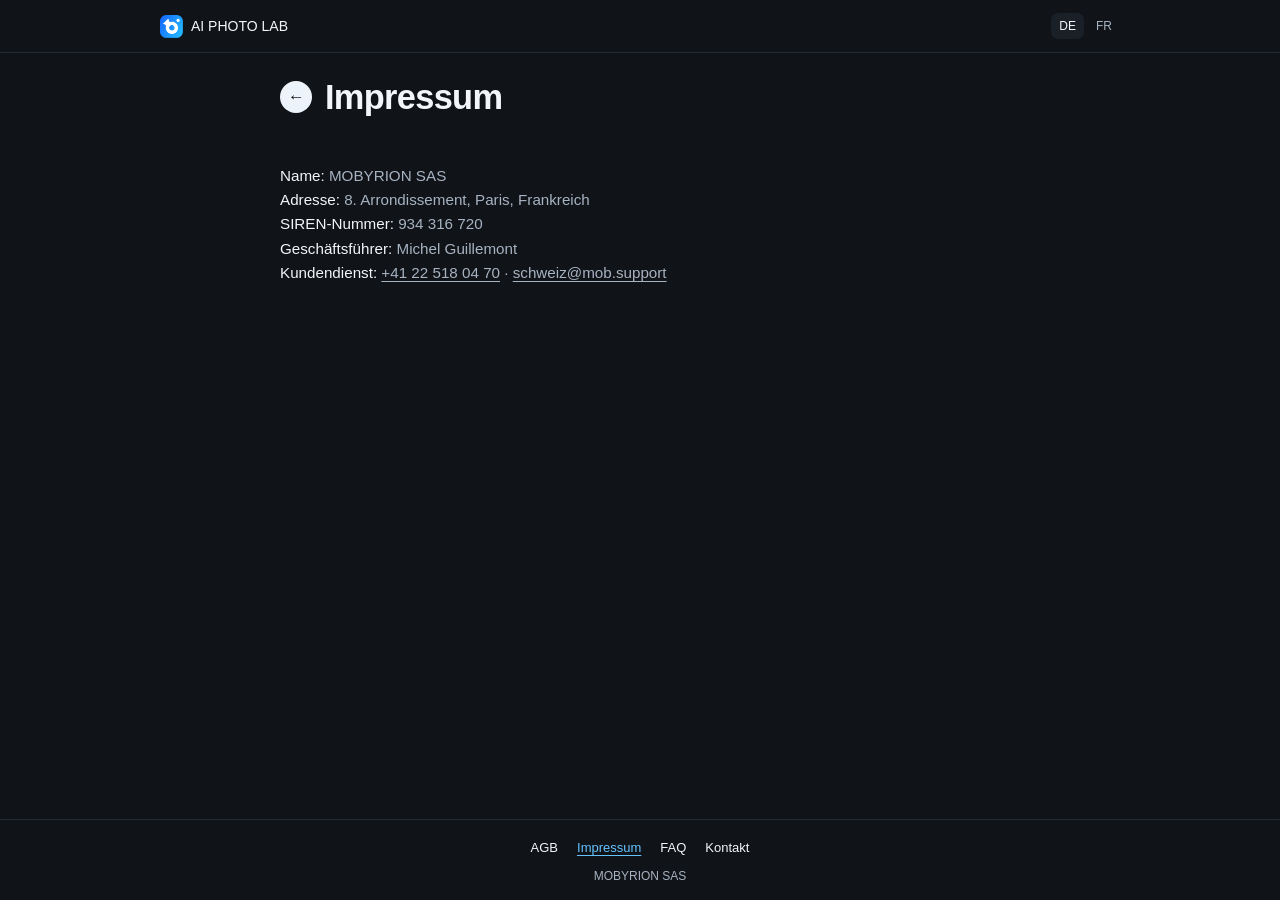
<file: impressum.html>
<!doctype html>
<html lang="de-CH">
<head>
  <meta charset="utf-8">
  <meta name="viewport" content="width=device-width, initial-scale=1">
  <meta name="theme-color" content="#101318">
  <title>Impressum · AI Photo Lab</title>
  <link rel="icon" href="App%20Icon.png" type="image/png">
  <link rel="stylesheet" href="styles.css">
</head>
<body>
  <header class="site-header">
    <div class="site-bar">
      <a class="brand" href="index.html">
        <img src="App%20Icon.png" width="23" height="23" alt="">
        AI PHOTO LAB
      </a>
      <nav class="languages" aria-label="Sprache"><a href="impressum.html" hreflang="de-CH" lang="de" aria-current="page">DE</a> <a href="mentions-legales.html" hreflang="fr-CH" lang="fr">FR</a></nav>
    </div>
  </header>
  <main class="secondary">
    <h1 class="page-title">
      <a class="back" href="index.html" aria-label="Zurück zur Startseite"><span aria-hidden="true">←</span></a>
      Impressum
    </h1>
    <div class="text-body">
      <address class="imprint-details">
        <p><span>Name:</span> MOBYRION SAS</p>
        <p><span>Adresse:</span> 8. Arrondissement, Paris, Frankreich</p>
        <p><span>SIREN-Nummer:</span> 934 316 720</p>
        <p><span>Geschäftsführer:</span> Michel Guillemont</p>
        <p><span>Kundendienst:</span> <a href="tel:+41225180470">+41 22 518 04 70</a> · <a href="mailto:schweiz@mob.support">schweiz@mob.support</a></p>
      </address>
    </div>
  </main>
  <footer class="site-footer">
    <div class="footer-inner">
      <nav class="footer-nav" aria-label="Weitere Informationen"><a href="agb.html">AGB</a> <a href="impressum.html" aria-current="page">Impressum</a> <a href="faq.html">FAQ</a> <a href="kontakt.html">Kontakt</a></nav>
      <p>MOBYRION SAS</p>
    </div>
  </footer>
</body>
</html>
</file>
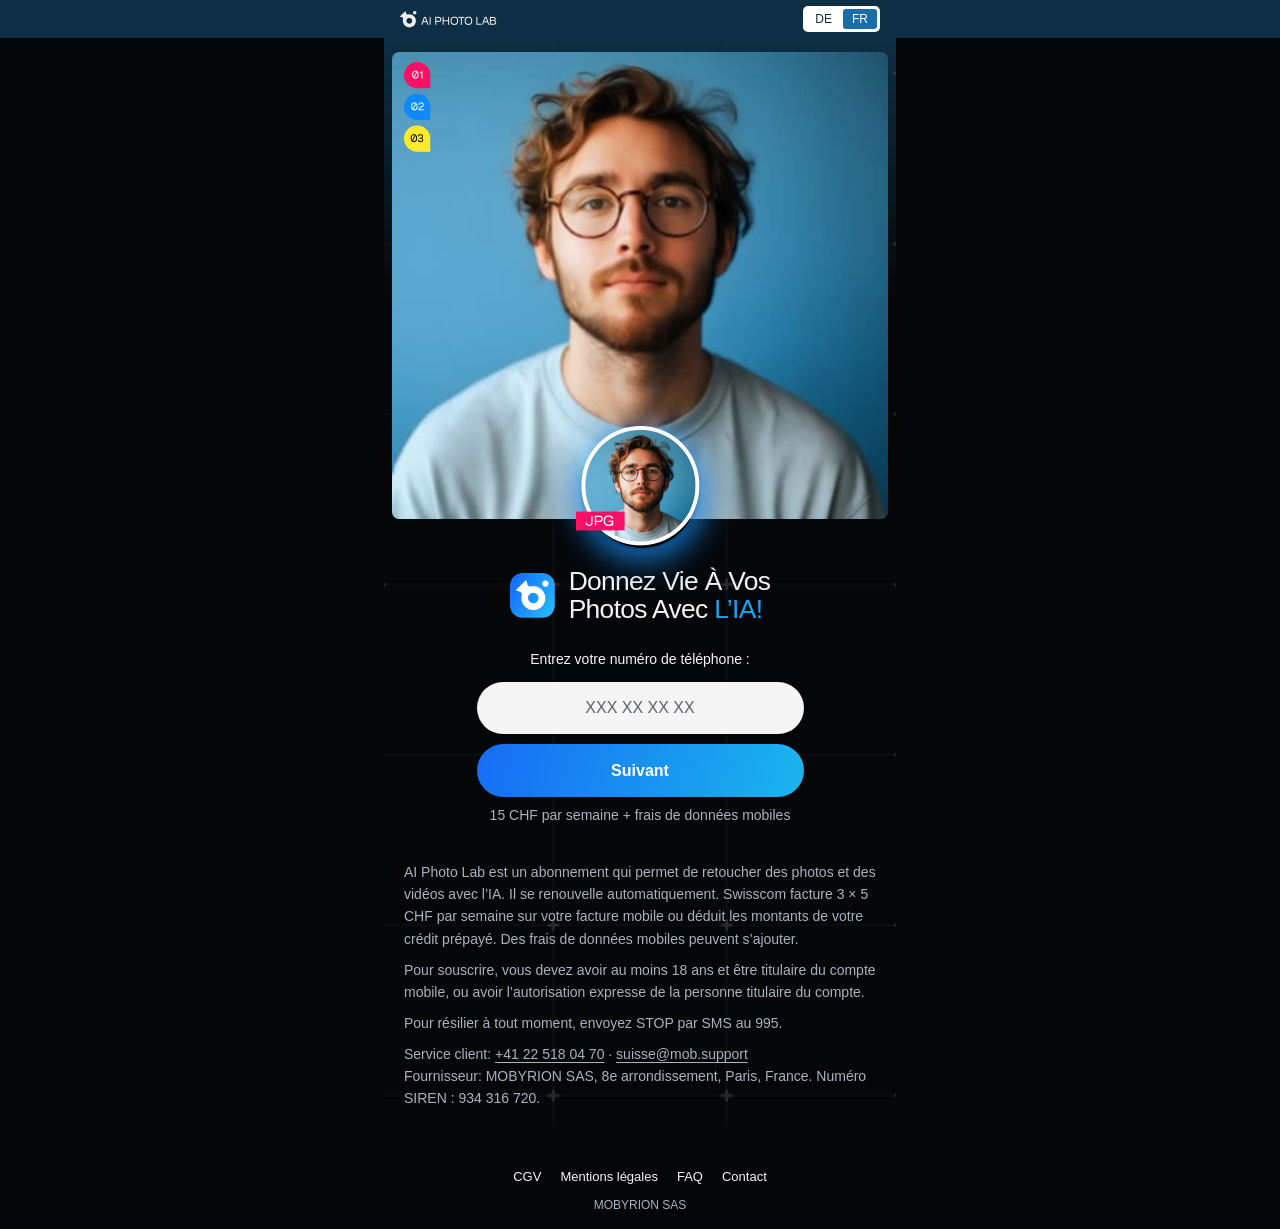
<file: index-fr.html>
<!doctype html>
<html lang="fr-CH">
<head>
  <meta charset="utf-8">
  <meta name="viewport" content="width=device-width, initial-scale=1">
  <meta name="theme-color" content="#101318">
  <title>AI Photo Lab · Swisscom</title>
  <link rel="icon" href="App%20Icon.png" type="image/png">
  <link rel="stylesheet" href="styles.css">
  <link rel="stylesheet" href="confirmation.css">
</head>
<body class="offer-page" data-operator="swisscom">
  <header class="site-header">
    <div class="site-bar">
      <a class="brand" href="index-fr.html">
        <img src="Logo%20container.png" width="98" height="17" alt="AI Photo Lab">
      </a>
      <nav class="languages" aria-label="Langue"><a href="index.html" hreflang="de-CH" lang="de">DE</a> <a href="index-fr.html" hreflang="fr-CH" lang="fr" aria-current="page">FR</a></nav>
    </div>
  </header>
  <main class="landing">
    <section class="hero">
      <div class="media" aria-hidden="true">
        <div class="media-frame">
          <video muted loop playsinline preload="metadata" poster="hero-poster.jpg" disablepictureinpicture>
            <source src="hero-loop.mp4" type="video/mp4">
          </video>
          <img class="media-poster" src="hero-poster.jpg" alt="">
          <img class="step-indicators" src="Step%20Indicators.png" width="46" height="91" alt="">
        </div>
        <div class="portrait">
          <img src="JPG.png" width="128" height="127" alt="">
        </div>
      </div>
      <div class="hero-copy">
        <div class="offer-heading">
          <img src="App%20Icon.png" width="45" height="45" alt="">
          <h1>Donnez Vie À Vos<br>Photos Avec <span class="title-accent">L’IA!</span></h1>
        </div>
        <form class="offer-form" action="confirmation-fr.html" method="get">
          <label for="phone-number">Entrez votre numéro de téléphone :</label>
          <input id="phone-number" data-invalid="Veuillez saisir un numéro de téléphone valide." type="tel" autocomplete="tel" placeholder="XXX XX XX XX" required>
          <button class="primary-cta" type="submit" aria-describedby="price">Suivant</button>
          <p id="price" class="price">15 CHF par semaine + frais de données mobiles</p>
        </form>
      </div>
    </section>
    <div class="disclaimer">
      <p>AI Photo Lab est un abonnement qui permet de retoucher des photos et des vidéos avec l’IA. Il se renouvelle automatiquement. Swisscom facture 3 × 5 CHF par semaine sur votre facture mobile ou déduit les montants de votre crédit prépayé. Des frais de données mobiles peuvent s’ajouter.</p>
      <p>Pour souscrire, vous devez avoir au moins 18 ans et être titulaire du compte mobile, ou avoir l’autorisation expresse de la personne titulaire du compte.</p>
      <p>Pour résilier à tout moment, envoyez STOP par SMS au 995.</p>
      <p>Service client: <a href="tel:+41225180470">+41 22 518 04 70</a> · <a href="mailto:suisse@mob.support">suisse@mob.support</a><br>Fournisseur: MOBYRION SAS, 8e arrondissement, Paris, France. Numéro SIREN : 934 316 720.</p>
    </div>
  </main>
  <script src="media.js" defer></script>
  <footer class="site-footer">
    <div class="footer-inner">
      <nav class="footer-nav" aria-label="Informations complémentaires"><a href="cgv.html">CGV</a> <a href="mentions-legales.html">Mentions légales</a> <a href="faq-fr.html">FAQ</a> <a href="contact-fr.html">Contact</a></nav>
      <p>MOBYRION SAS</p>
    </div>
  </footer>
  <dialog class="confirmation-dialog" id="subscription-confirmation" aria-labelledby="confirmation-title" aria-describedby="confirmation-instruction confirmation-price">
    <div class="confirmation-card">
      <button class="confirmation-close" type="button" data-close-confirmation aria-label="Fermer"><svg viewBox="0 0 24 24" fill="none" stroke="currentColor" stroke-width="1.7" stroke-linecap="round" aria-hidden="true"><path d="m6 6 12 12M18 6 6 18"/></svg></button>
      <img class="confirmation-logo" src="Logo%20container.png" width="98" height="17" alt="AI Photo Lab">
      <h2 class="confirmation-heading" id="confirmation-title" tabindex="-1" autofocus>Confirmez votre abonnement</h2>
      <p class="confirmation-instruction" id="confirmation-instruction"><span class="confirmation-command">Envoyez</span><span class="confirmation-destination"><span class="sms-emphasis">START ABO</span> au <span class="sms-emphasis">995</span></span></p>
      <p class="confirmation-price" id="confirmation-price">15 CHF par semaine</p>
      <a class="primary-cta" id="open-confirmation-sms" href="sms:995">Ouvrir les SMS</a>
      <div class="confirmation-details"><p><span data-confirmation-billing>3 SMS par semaine à 5 CHF.</span><br>SMS et données mobiles selon votre forfait.</p><p>Abonnement renouvelé automatiquement. Résiliation : STOP au 995.<br>MOBYRION SAS · <a href="tel:+41225180470">+41 22 518 04 70</a></p></div>
    </div>
  </dialog>
  <script src="confirmation.js" defer></script>
</body>
</html>
</file>
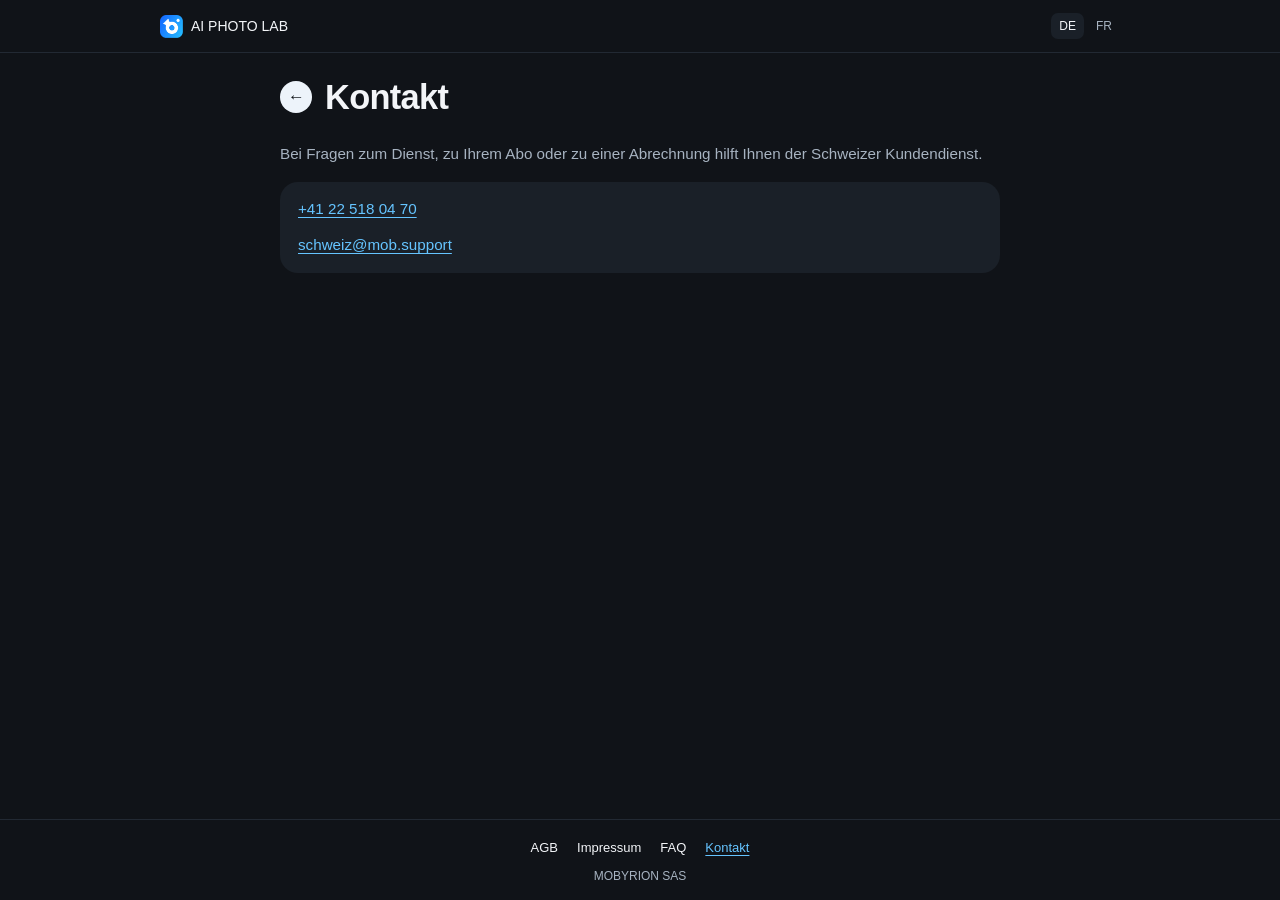
<file: kontakt.html>
<!doctype html>
<html lang="de-CH">
<head>
  <meta charset="utf-8">
  <meta name="viewport" content="width=device-width, initial-scale=1">
  <meta name="theme-color" content="#101318">
  <title>Kontakt · AI Photo Lab</title>
  <link rel="icon" href="App%20Icon.png" type="image/png">
  <link rel="stylesheet" href="styles.css">
</head>
<body>
  <header class="site-header">
    <div class="site-bar">
      <a class="brand" href="index.html">
        <img src="App%20Icon.png" width="23" height="23" alt="">
        AI PHOTO LAB
      </a>
      <nav class="languages" aria-label="Sprache"><a href="kontakt.html" hreflang="de-CH" lang="de" aria-current="page">DE</a> <a href="contact-fr.html" hreflang="fr-CH" lang="fr">FR</a></nav>
    </div>
  </header>
  <main class="secondary">
    <h1 class="page-title">
      <a class="back" href="index.html" aria-label="Zurück zur Startseite"><span aria-hidden="true">←</span></a>
      Kontakt
    </h1>
    <div class="text-body">
      <p>Bei Fragen zum Dienst, zu Ihrem Abo oder zu einer Abrechnung hilft Ihnen der Schweizer Kundendienst.</p>
      <div class="contact-panel">
        <p><a href="tel:+41225180470">+41 22 518 04 70</a></p>
        <p><a href="mailto:schweiz@mob.support">schweiz@mob.support</a></p>
      </div>
    </div>
  </main>
  <footer class="site-footer">
    <div class="footer-inner">
      <nav class="footer-nav" aria-label="Weitere Informationen"><a href="agb.html">AGB</a> <a href="impressum.html">Impressum</a> <a href="faq.html">FAQ</a> <a href="kontakt.html" aria-current="page">Kontakt</a></nav>
      <p>MOBYRION SAS</p>
    </div>
  </footer>
</body>
</html>
</file>
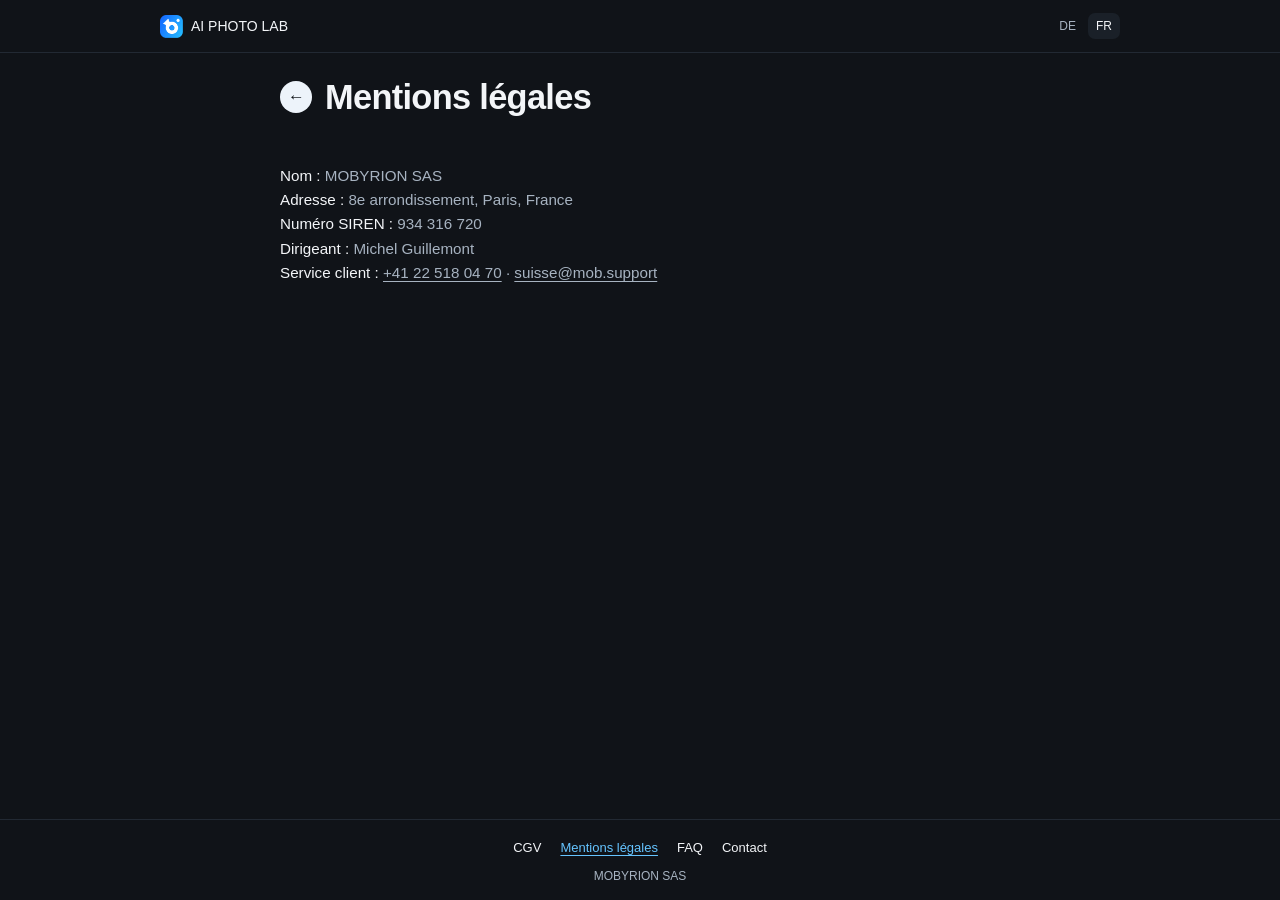
<file: mentions-legales.html>
<!doctype html>
<html lang="fr-CH">
<head>
  <meta charset="utf-8">
  <meta name="viewport" content="width=device-width, initial-scale=1">
  <meta name="theme-color" content="#101318">
  <title>Mentions légales · AI Photo Lab</title>
  <link rel="icon" href="App%20Icon.png" type="image/png">
  <link rel="stylesheet" href="styles.css">
</head>
<body>
  <header class="site-header">
    <div class="site-bar">
      <a class="brand" href="index-fr.html">
        <img src="App%20Icon.png" width="23" height="23" alt="">
        AI PHOTO LAB
      </a>
      <nav class="languages" aria-label="Langue"><a href="impressum.html" hreflang="de-CH" lang="de">DE</a> <a href="mentions-legales.html" hreflang="fr-CH" lang="fr" aria-current="page">FR</a></nav>
    </div>
  </header>
  <main class="secondary">
    <h1 class="page-title">
      <a class="back" href="index-fr.html" aria-label="Retour à l’accueil"><span aria-hidden="true">←</span></a>
      Mentions légales
    </h1>
    <div class="text-body">
      <address class="imprint-details">
        <p><span>Nom :</span> MOBYRION SAS</p>
        <p><span>Adresse :</span> 8e arrondissement, Paris, France</p>
        <p><span>Numéro SIREN :</span> 934 316 720</p>
        <p><span>Dirigeant :</span> Michel Guillemont</p>
        <p><span>Service client :</span> <a href="tel:+41225180470">+41 22 518 04 70</a> · <a href="mailto:suisse@mob.support">suisse@mob.support</a></p>
      </address>
    </div>
  </main>
  <footer class="site-footer">
    <div class="footer-inner">
      <nav class="footer-nav" aria-label="Informations complémentaires"><a href="cgv.html">CGV</a> <a href="mentions-legales.html" aria-current="page">Mentions légales</a> <a href="faq-fr.html">FAQ</a> <a href="contact-fr.html">Contact</a></nav>
      <p>MOBYRION SAS</p>
    </div>
  </footer>
</body>
</html>
</file>
<file: styles.css>
:root {
  color-scheme: dark;
  --bg: #101318;
  --panel: #1a2028;
  --line: #2a3542;
  --text: #f3f5f8;
  --muted: #a7b3c1;
  --blue: #65c4ff;
  font-family: Inter, Arial, sans-serif;
  background: var(--bg);
  color: var(--text);
}

*, *::before, *::after { box-sizing: border-box; }
body { margin: 0; min-height: 100vh; display: flex; flex-direction: column; }
a { color: var(--blue); text-underline-offset: 3px; }
a:hover { color: #aff0ff; }
:focus-visible { outline: 2px solid #9de6ff; outline-offset: 4px; }

.site-header { border-bottom: 1px solid #222933; }
.site-bar, .footer-inner, main { width: min(100% - 36px, 960px); margin-inline: auto; }
.site-bar {
  display: flex; align-items: center; justify-content: space-between;
  gap: 16px; padding-block: 13px;
}
.brand { display: inline-flex; gap: 8px; align-items: center; color: var(--text); text-decoration: none; font-size: .875rem; }
.brand img { width: 23px; height: 23px; object-fit: contain; }
.languages { display: flex; gap: 4px; align-items: center; font-size: .75rem; }
.languages a { padding: 6px 8px; border-radius: 7px; color: var(--muted); text-decoration: none; }
.languages [aria-current] { color: var(--text); background: var(--panel); }

main { flex: 1; }
.offer-page { background: #050607; }
.offer-page .site-header { border: 0; background: #0d2e44; }
.offer-page .site-bar { width: min(100% - 32px, 480px); padding-block: 6px; }
.offer-page .brand img { width: 98px; height: 17px; }
.offer-page .languages { background: #fff; border-radius: 5px; gap: 2px; padding: 3px; }
.offer-page .languages a { color: #182c3a; padding: 3px 9px; border-radius: 3px; }
.offer-page .languages [aria-current] { color: #fff; background: #176ea8; }
.landing {
  position: relative; isolation: isolate; width: min(100%, 512px);
  background: linear-gradient(#0d2e44 0, #050607 260px);
}
.landing::before {
  content: ""; position: absolute; inset: 0; z-index: -1; pointer-events: none;
  background: url("grid%20text.png") center top / 100% auto no-repeat;
  opacity: .5;
}
.hero { padding-top: 5px; }
.media {
  position: relative; margin: 0 8px 48px;
}
.media-frame {
  position: relative; aspect-ratio: 374 / 352;
  overflow: hidden; border-radius: 7px; background: #103a54;
}
.media-frame video, .media-poster {
  width: 100%; height: 100%; object-fit: cover; object-position: center;
}
.media-frame video { display: block; }
.media-poster { position: absolute; inset: 0; display: none; }
.step-indicators { position: absolute; top: 10px; left: 12px; }
.portrait {
  position: absolute; bottom: -34px; left: 50%; z-index: 1;
  transform: translateX(-50%); isolation: isolate; width: clamp(104px, 33vw, 128px);
}
.portrait img { display: block; width: 100%; height: auto; }
.portrait::before {
  content: ""; position: absolute; z-index: -1; inset: 5% 5% 4% 8%;
  border-radius: 50%; box-shadow: 0 5px 25px 7px #188ffa96, 0 6px 46px 9px #168eed55;
}
h1 { font-size: clamp(1.9rem, 5.1vw, 3.5rem); line-height: 1.07; margin: 0; letter-spacing: -.045em; text-wrap: balance; }
.hero-copy { text-align: center; padding: 0 20px 21px; }
.offer-heading { display: flex; justify-content: center; align-items: center; gap: 14px; }
.offer-heading > img { display: block; flex: none; border-radius: 12px; }
.hero-copy h1 { text-align: left; font-size: clamp(1.25rem, 6.7vw, 1.65rem); font-weight: 400; letter-spacing: -.025em; }
.title-accent { color: #16a5f8; }
.offer-form { margin: 28px auto 0; max-width: 327px; }
.offer-form label { display: block; margin-bottom: 15px; font-size: .875rem; }
.offer-form input {
  display: block; width: 100%; min-height: 52px; margin-bottom: 10px;
  border: 0; border-radius: 999px; padding-inline: 17px;
  background: #f5f5f5; color: #101318; font: inherit; text-align: center;
}
.offer-form input::placeholder { color: #5d6470; opacity: 1; }
.primary-cta {
  position: relative; isolation: isolate; overflow: hidden;
  display: flex; align-items: center; justify-content: center;
  width: min(100%, 327px); min-height: 53px; margin-inline: auto; padding: 12px 24px;
  border-radius: 999px; color: #fff; background: linear-gradient(105deg, #176cf4, #1ab5ed);
  border: 0; cursor: pointer; font: inherit; text-decoration: none;
  animation: cta-pulse 2.5s ease-in-out infinite;
  transition: filter .2s ease, transform .2s ease;
}
.primary-cta::after {
  content: ""; pointer-events: none; position: absolute; inset: -30% auto -30% -28%; width: 24%;
  transform: skewX(-22deg); background: linear-gradient(90deg, transparent, #ffffff45, transparent);
  animation: cta-shine 2.5s ease-in-out infinite;
}
.primary-cta:hover { color: #fff; filter: brightness(1.15); transform: translateY(-1px); }
.primary-cta:active { transform: scale(.985); }
.price { margin: 9px 0 0; color: var(--muted); font-size: .875rem; font-weight: 400; line-height: 1.35; }
@keyframes cta-pulse {
  0%, 100% { scale: 1; box-shadow: 0 0 0 0 #1d9dff00; }
  45% { scale: 1.035; box-shadow: 0 0 0 5px #1d9dff4d, 0 5px 24px #1d9dff70; }
}
@keyframes cta-shine {
  0%, 24% { left: -28%; }
  70%, 100% { left: 115%; }
}

.disclaimer {
  margin-inline: 20px;
  padding: 15px 0 6px;
  font-size: .8125rem; line-height: 1.58; color: var(--muted); overflow-wrap: anywhere;
}
.disclaimer p { margin: 0 0 9px; }
.disclaimer a, .imprint-details a { color: inherit; }
.disclaimer a:hover, .imprint-details a:hover { color: var(--text); }
.site-footer { margin-top: 25px; border-top: 1px solid #222933; }
.offer-page .site-footer { border-top: 0; }
.footer-inner { padding-block: 20px 17px; text-align: center; }
.footer-nav { display: flex; flex-wrap: wrap; justify-content: center; gap: 9px 19px; font-size: .8125rem; }
.footer-nav a { color: var(--text); text-decoration: none; }
.footer-nav a:hover, .footer-nav [aria-current] { color: var(--blue); text-decoration: underline; }
.footer-inner p { color: var(--muted); margin: 14px 0 0; font-size: .75rem; }
.secondary { max-width: 720px; }
.page-title {
  display: flex; align-items: center; gap: 13px;
  margin-block: 26px; font-size: clamp(1.4rem, 4vw, 2.15rem); letter-spacing: -.02em;
}
.back {
  display: inline-grid; place-items: center; flex: 0 0 32px; height: 32px; border-radius: 100%;
  color: #101318; background: #edf3fa; text-decoration: none; font-size: 1.05rem;
}
.back:hover { color: #101318; background: #cceaff; }
.text-body { color: var(--muted); line-height: 1.6; font-size: .95rem; overflow-wrap: anywhere; }
.text-body h2 { color: var(--text); font-size: 1.04rem; margin: 21px 0 4px; }
.text-body p { margin: 0 0 12px; }
.text-body address { font-style: normal; }
.imprint-details { margin-top: 48px; }
.imprint-details p { margin: 0; }
.imprint-details span { color: var(--text); }
.faq-list { display: grid; gap: 12px; }
.faq-list details, .contact-panel { background: var(--panel); border-radius: 18px; padding: 15px 18px; }
.faq-list summary {
  list-style: none; cursor: pointer; position: relative;
  padding-right: 35px; font-weight: 600; color: var(--text);
}
.faq-list summary::-webkit-details-marker { display: none; }
.faq-list summary::after {
  content: "+"; display: grid; place-items: center; position: absolute; right: 0; top: 0;
  width: 24px; height: 24px; border-radius: 50%; background: #168bf4; color: #061321;
}
.faq-list details[open] summary::after { content: "−"; }
.faq-list details p { margin: 10px 0 0; }
.contact-panel { margin-top: 16px; }
.contact-panel p:last-child { margin-bottom: 0; }

@media (min-width: 720px) {
  .hero { padding-top: 14px; }
  .disclaimer { font-size: .875rem; }
}

@media (prefers-reduced-motion: reduce) {
  .primary-cta, .primary-cta::after { animation: none; transition: none; }
  .media-frame video { display: none; }
  .media-poster { display: block; }
}

.offer-form .primary-cta{font-weight:700}
</file>
<file: confirmation.css>
html.confirmation-visible{overflow:hidden}
.confirmation-dialog{--sms-size:clamp(25px,7vw,34px);--sms-weight:700;position:fixed;inset:0;height:fit-content;margin:auto;padding:0;border:1px solid #ffffff12;border-radius:24px;width:min(520px,calc(100% - 24px));max-height:calc(100dvh - 24px);overflow:auto;overscroll-behavior:contain;color:#f3f5f8;background:linear-gradient(180deg,rgba(17,44,73,.91),rgba(13,28,39,.91) 57%,rgba(21,21,21,.95));backdrop-filter:blur(18px);box-shadow:0 25px 90px #0009}
.confirmation-dialog:not([open]){display:none}
.confirmation-dialog::backdrop{background:rgba(2,6,11,.60);backdrop-filter:blur(2px)}
.confirmation-card{position:relative;padding:30px 8px 25px;text-align:center}
.confirmation-close{position:absolute;top:7px;right:7px;display:grid;place-items:center;width:44px;height:44px;padding:10px;border:0;border-radius:0;background:transparent;color:#f3f5f8;cursor:pointer;text-decoration:none}
.confirmation-close:hover{background:transparent;color:white}
.confirmation-close svg{width:24px;height:24px}
.confirmation-logo{display:block;width:112px;max-width:50%;height:auto;margin:0 auto 24px}
.confirmation-heading{margin:0 12px 26px;color:#f3f5f8;font-size:20px;font-weight:400;line-height:1.35;letter-spacing:-.01em;text-wrap:balance}
.confirmation-instruction{margin:0 12px 12px;color:#f3f5f8;font-size:var(--sms-size);font-weight:var(--sms-weight);line-height:1.16;letter-spacing:-.025em}
.confirmation-command,.confirmation-destination{display:block}
.confirmation-destination{white-space:nowrap}
.confirmation-instruction .sms-emphasis,.confirmation-price{font-size:var(--sms-size);font-weight:var(--sms-weight);line-height:1.16}
.confirmation-instruction .sms-emphasis{color:#209cff}
.confirmation-price{color:#aeb9c6;font-size:14px;font-weight:400;margin:0 12px 30px;letter-spacing:0}
.confirmation-card .primary-cta{width:100%;max-width:none;min-height:62px;font-size:22px;font-weight:700;padding:16px 18px;background:linear-gradient(105deg,#1670ff,#1ab5ed);animation:none;box-shadow:none}
.confirmation-card .primary-cta::after{display:none;animation:none}
.confirmation-details{margin:38px 12px 0;color:#a7b3c1;font-size:14px;line-height:1.35;text-wrap:pretty}
.confirmation-details p{margin:0 0 15px}
.confirmation-details p:last-child{margin-bottom:0}
.confirmation-details a{color:inherit;white-space:nowrap}
@media(max-width:350px){.confirmation-dialog{--sms-size:24px;width:calc(100% - 20px)}.confirmation-heading{font-size:19px}.confirmation-details{margin-inline:8px}}
@media(prefers-reduced-motion:no-preference){.confirmation-dialog[open]{animation:confirmation-enter .18s ease-out}@keyframes confirmation-enter{from{opacity:0;transform:translateY(8px)}to{opacity:1;transform:none}}}

.confirmation-card .primary-cta{animation:confirmation-cta-pulse 3.2s ease-in-out infinite}
.confirmation-card .primary-cta::after{display:block;background:linear-gradient(90deg,transparent,#ffffff30,transparent);animation:cta-shine 3.2s ease-in-out infinite}
@keyframes confirmation-cta-pulse{0%,100%{scale:1;box-shadow:0 0 0 #128fff00}50%{scale:1.018;box-shadow:0 6px 24px #128fff33}}
@media(prefers-reduced-motion:reduce){.confirmation-card .primary-cta,.confirmation-card .primary-cta::after{animation:none}.confirmation-card .primary-cta::after{display:none}}

.confirmation-heading:focus{outline:none}
.confirmation-close:focus-visible{outline:2px solid #9de6ff;outline-offset:-4px}
</file>
